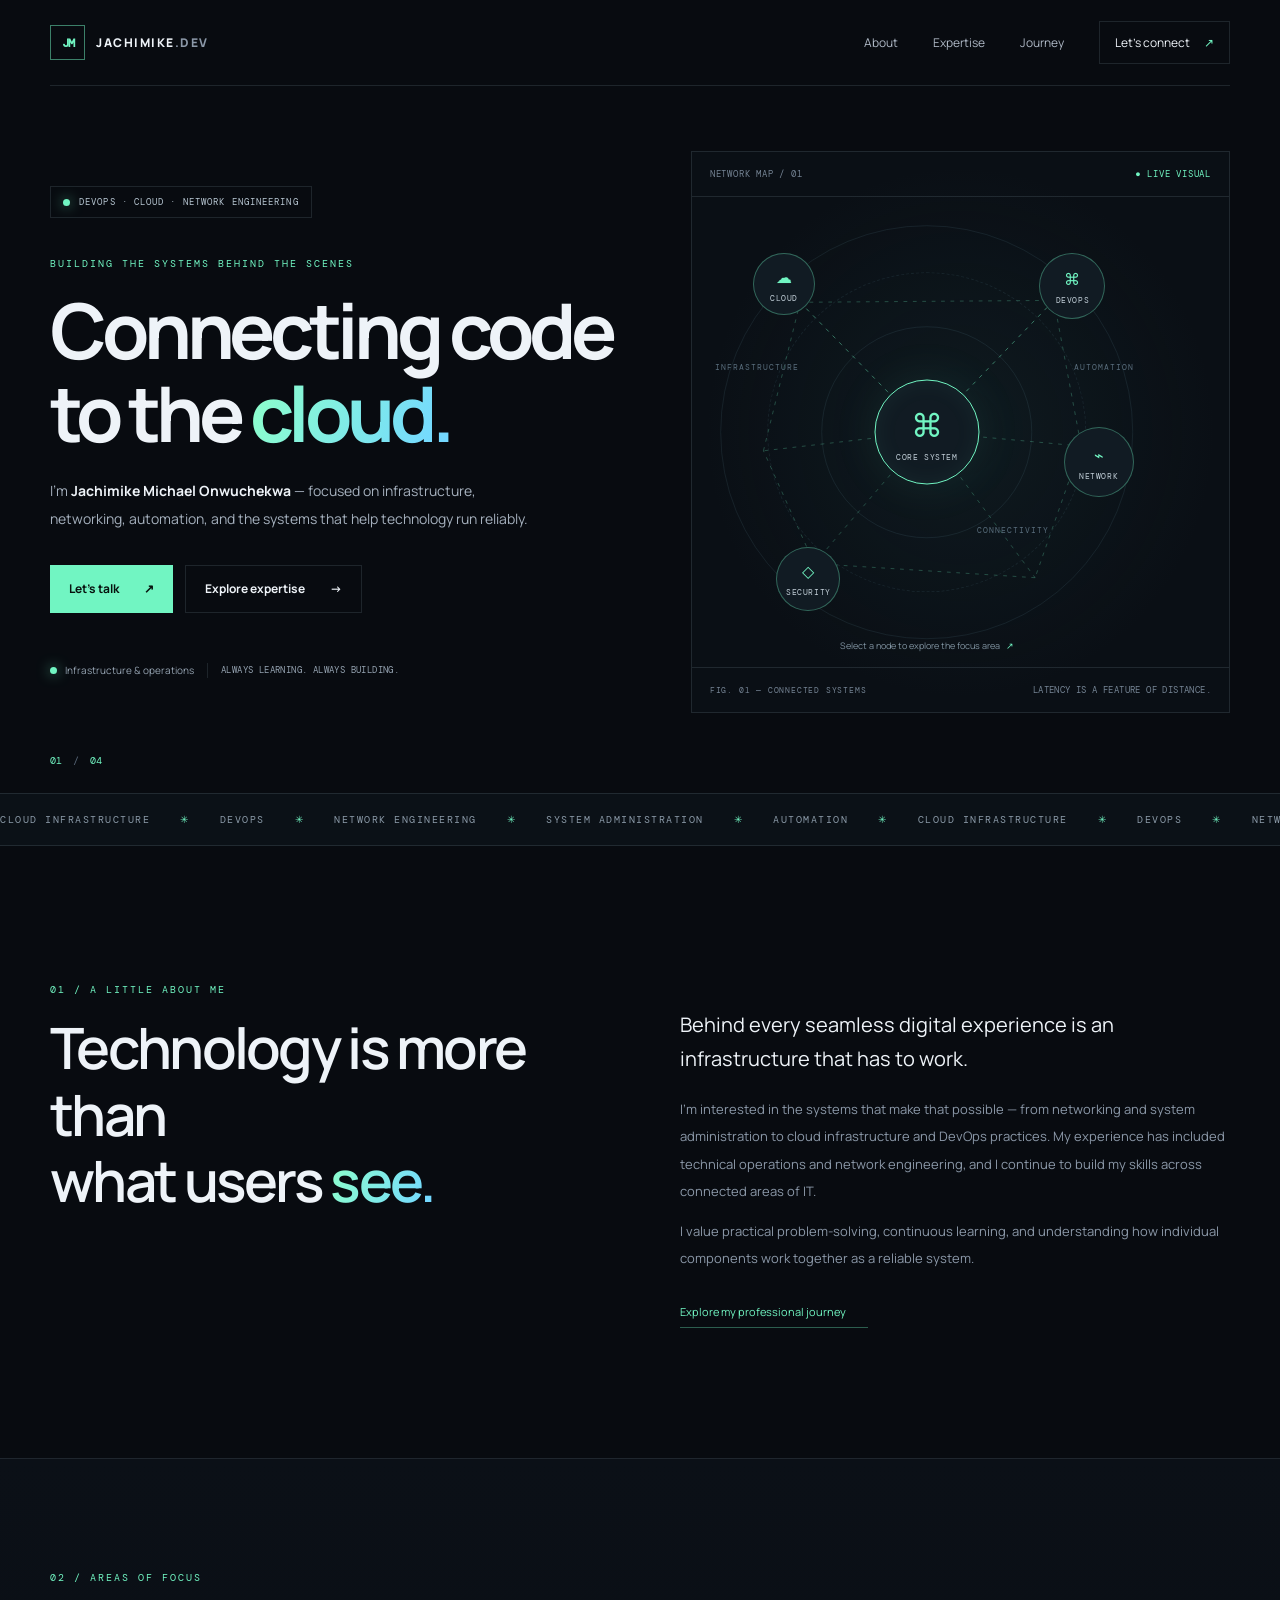
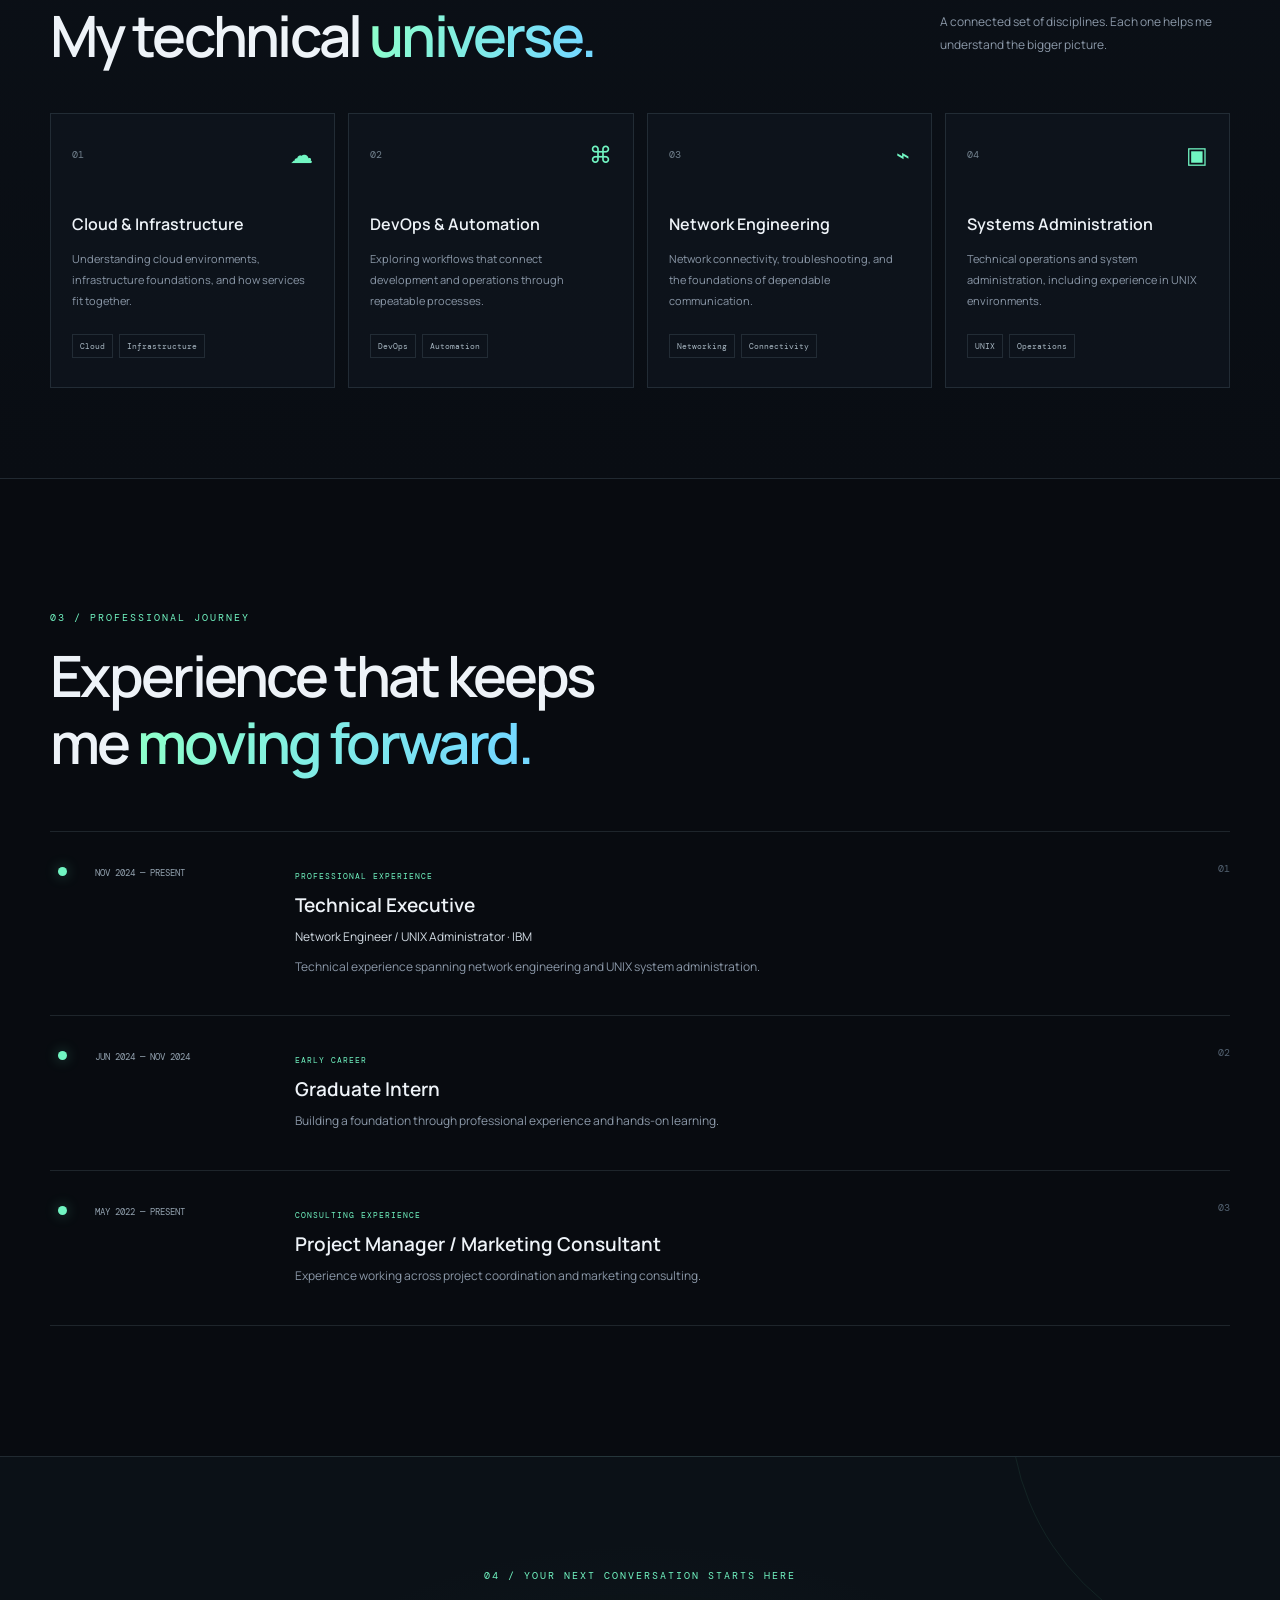
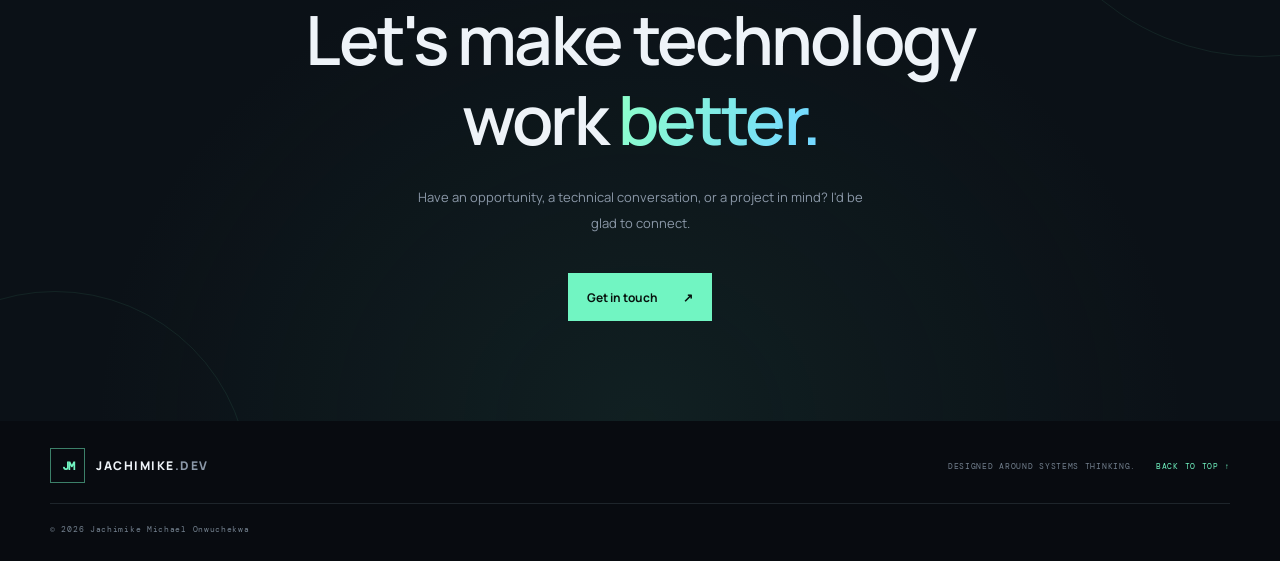
<file: index.html>
<!DOCTYPE html>
<html lang="en">
  <head>
    <meta charset="UTF-8">
    <link rel="preconnect" href="https://fonts.googleapis.com">
    <link rel="preconnect" href="https://fonts.gstatic.com" crossorigin>
    <link href="https://fonts.googleapis.com/css2?family=DM+Mono:wght@400;500&family=Manrope:wght@400;500;600;700;800&display=swap" rel="stylesheet">
    <link rel="stylesheet" href="./jachi.css">
    <meta name="viewport" content="width=device-width, initial-scale=1.0">
    <title>Jachimike Michael Onwuchekwa | Cloud, DevOps &amp; Network Engineer</title>
    <meta name="description" content="Portfolio of Jachimike Michael Onwuchekwa: infrastructure, networking, automation and cloud engineering.">
  </head>
  <body>
    
<div class="site-shell">
  <nav class="navbar">
    <a class="brand" href="#home"><span class="brand-mark">JM</span><span>JACHIMIKE<span class="muted">.DEV</span></span></a>
    <button class="menu-toggle" id="menuToggle" aria-label="Toggle navigation" aria-expanded="false">☰</button>
    <div class="nav-links" id="navLinks">
      <a href="about-jachi.html">About</a>
      <a href="jachi-expertise.html">Expertise</a>
      <a href="jachi-journey.html">Journey</a>
      <a href="contact-jachi.html" class="nav-cta">Let's connect <span>↗</span></a>
    </div>
  </nav>

  <main>
    <section class="hero section" id="home">
      <div class="hero-copy">
        <div class="availability"><span class="pulse"></span> DEVOPS · CLOUD · NETWORK ENGINEERING</div>
        <p class="eyebrow">BUILDING THE SYSTEMS BEHIND THE SCENES</p>
        <h1>Connecting code<br>to the <span class="gradient-text">cloud.</span></h1>
        <p class="hero-description">I'm <strong>Jachimike Michael Onwuchekwa</strong> — focused on infrastructure, networking, automation, and the systems that help technology run reliably.</p>
        <div class="hero-actions">
            <a class="button button-primary" href="contact-jachi.html">Let's talk <span>↗</span></a>
            <a class="button button-secondary" href="jachi-expertise.html">Explore expertise <span>→</span></a>
        </div>
        <div class="hero-meta">
          <div><span class="meta-dot"></span><span>Infrastructure &amp; operations</span></div>
          <span class="meta-divider"></span>
          <span class="mono">ALWAYS LEARNING. ALWAYS BUILDING.</span>
        </div>
      </div>

      <div class="hero-visual">
        <div class="visual-topline"><span>NETWORK MAP / 01</span><span class="live-label">● LIVE VISUAL</span></div>
        <div class="network-stage" id="networkStage">
          <div class="orbit orbit-one"></div>
          <div class="orbit orbit-two"></div>
          <div class="orbit orbit-three"></div>
          <svg class="network-lines" viewBox="0 0 500 500" aria-hidden="true">
            <line x1="250" y1="250" x2="115" y2="112"/>
            <line x1="250" y1="250" x2="385" y2="110"/>
            <line x1="250" y1="250" x2="414" y2="265"/>
            <line x1="250" y1="250" x2="365" y2="405"/>
            <line x1="250" y1="250" x2="130" y2="390"/>
            <line x1="250" y1="250" x2="76" y2="270"/>
            <line x1="115" y1="112" x2="385" y2="110"/>
            <line x1="385" y1="110" x2="414" y2="265"/>
            <line x1="414" y1="265" x2="365" y2="405"/>
            <line x1="365" y1="405" x2="130" y2="390"/>
            <line x1="130" y1="390" x2="76" y2="270"/>
            <line x1="76" y1="270" x2="115" y2="112"/>
            <line x1="115" y1="112" x2="250" y2="250"/>
            <line x1="385" y1="110" x2="250" y2="250"/>
          </svg>
          <button class="network-node node-core" data-info="A connected approach to infrastructure, automation, and reliable systems." aria-label="Core system"><span class="core-icon">⌘</span><span class="node-caption">CORE SYSTEM</span></button>
          <button class="network-node node-cloud" data-info="Cloud: exploring infrastructure, cloud services, and scalable environments." aria-label="Cloud node"><span>☁</span><small>CLOUD</small></button>
          <button class="network-node node-devops" data-info="DevOps: connecting development workflows with operations and automation." aria-label="DevOps node"><span>⌘</span><small>DEVOPS</small></button>
          <button class="network-node node-network" data-info="Networking: understanding connectivity, infrastructure, and network operations." aria-label="Networking node"><span>⌁</span><small>NETWORK</small></button>
          <button class="network-node node-security" data-info="Security: keeping security and operational resilience in the picture." aria-label="Security node"><span>◇</span><small>SECURITY</small></button>
          <span class="float-label label-a">INFRASTRUCTURE</span>
          <span class="float-label label-b">AUTOMATION</span>
          <span class="float-label label-c">CONNECTIVITY</span>
          <div class="node-info" id="nodeInfo">Select a node to explore the focus area <span>↗</span></div>
        </div>
        <div class="visual-footer"><span>FIG. 01 — CONNECTED SYSTEMS</span><span class="mono">LATENCY IS A FEATURE OF DISTANCE.</span></div>
      </div>
      <div class="hero-index">01 <span>/</span> 04</div>
    </section>

    <section class="ticker" aria-label="Areas of interest">
      <div class="ticker-track">
        <span>CLOUD INFRASTRUCTURE</span><b>✳</b><span>DEVOPS</span><b>✳</b><span>NETWORK ENGINEERING</span><b>✳</b><span>SYSTEM ADMINISTRATION</span><b>✳</b><span>AUTOMATION</span><b>✳</b>
        <span>CLOUD INFRASTRUCTURE</span><b>✳</b><span>DEVOPS</span><b>✳</b><span>NETWORK ENGINEERING</span><b>✳</b><span>SYSTEM ADMINISTRATION</span><b>✳</b><span>AUTOMATION</span><b>✳</b>
      </div>
    </section>

    <section class="section about-section" id="about">
      <div class="section-heading">
        <p class="eyebrow">01 / A LITTLE ABOUT ME</p>
        <h2>Technology is more than<br>what users <span class="gradient-text">see.</span></h2>
      </div>
      <div class="about-content">
        <p class="about-lead">Behind every seamless digital experience is an infrastructure that has to work.</p>
        <p>I’m interested in the systems that make that possible — from networking and system administration to cloud infrastructure and DevOps practices. My experience has included technical operations and network engineering, and I continue to build my skills across connected areas of IT.</p>
        <p>I value practical problem-solving, continuous learning, and understanding how individual components work together as a reliable system.</p>
        <a class="text-link" href="#journey">Explore my professional journey <span></span></a>
      </div>
    </section>

    <section class="expertise-section" id="expertise">
      <div class="section">
        <div class="section-heading heading-row">
          <div><p class="eyebrow">02 / AREAS OF FOCUS</p><h2>My technical <span class="gradient-text">universe.</span></h2></div>
          <p class="heading-note">A connected set of disciplines. Each one helps me understand the bigger picture.</p>
        </div>
        <div class="expertise-grid">
          <article class="expertise-card">
            <div class="card-top"><span class="card-number">01</span><span class="card-icon">☁</span></div>
            <h3>Cloud &amp; Infrastructure</h3>
            <p>Understanding cloud environments, infrastructure foundations, and how services fit together.</p>
            <div class="card-tags"><span>Cloud</span><span>Infrastructure</span></div>
            <span class="card-arrow">↗</span>
          </article>
          <article class="expertise-card">
            <div class="card-top"><span class="card-number">02</span><span class="card-icon">⌘</span></div>
            <h3>DevOps &amp; Automation</h3>
            <p>Exploring workflows that connect development and operations through repeatable processes.</p>
            <div class="card-tags"><span>DevOps</span><span>Automation</span></div>
            <span class="card-arrow">↗</span>
          </article>
          <article class="expertise-card">
            <div class="card-top"><span class="card-number">03</span><span class="card-icon">⌁</span></div>
            <h3>Network Engineering</h3>
            <p>Network connectivity, troubleshooting, and the foundations of dependable communication.</p>
            <div class="card-tags"><span>Networking</span><span>Connectivity</span></div>
            <span class="card-arrow">↗</span>
          </article>
          <article class="expertise-card">
            <div class="card-top"><span class="card-number">04</span><span class="card-icon">▣</span></div>
            <h3>Systems Administration</h3>
            <p>Technical operations and system administration, including experience in UNIX environments.</p>
            <div class="card-tags"><span>UNIX</span><span>Operations</span></div>
            <span class="card-arrow">↗</span>
          </article>
        </div>
       <!-- <p class="disclaimer">These cards describe professional focus areas, not a claim of mastery in every tool or platform.</p> -->
      </div>
    </section>

    <section class="section journey-section" id="journey">
      <div class="section-heading">
        <p class="eyebrow">03 / PROFESSIONAL JOURNEY</p>
        <h2>Experience that keeps<br>me <span class="gradient-text">moving forward.</span></h2>
      </div>
      <div class="timeline">
        <article class="timeline-item">
          <div class="timeline-marker"><span></span></div>
          <div class="timeline-date">NOV 2024 — PRESENT</div>
          <div class="timeline-content">
            <span class="timeline-type">PROFESSIONAL EXPERIENCE</span>
            <h3>Technical Executive</h3>
            <p class="timeline-org">Network Engineer / UNIX Administrator · IBM</p>
            <p>Technical experience spanning network engineering and UNIX system administration.</p>
          </div>
          <span class="timeline-index">01</span>
        </article>
        <article class="timeline-item">
          <div class="timeline-marker"><span></span></div>
          <div class="timeline-date">JUN 2024 — NOV 2024</div>
          <div class="timeline-content">
            <span class="timeline-type">EARLY CAREER</span>
            <h3>Graduate Intern</h3>
            <p>Building a foundation through professional experience and hands-on learning.</p>
          </div>
          <span class="timeline-index">02</span>
        </article>
        <article class="timeline-item">
          <div class="timeline-marker"><span></span></div>
          <div class="timeline-date">MAY 2022 — PRESENT</div>
          <div class="timeline-content">
            <span class="timeline-type">CONSULTING EXPERIENCE</span>
            <h3>Project Manager / Marketing Consultant</h3>
            <p>Experience working across project coordination and marketing consulting.</p>
          </div>
          <span class="timeline-index">03</span>
        </article>
      </div>
      <!--<p class="timeline-note">Role titles and dates should be checked against the latest CV before publishing.</p>-->
    </section>

    <section class="contact-section" id="contact">
      <div class="section contact-inner">
        <p class="eyebrow">04 / YOUR NEXT CONVERSATION STARTS HERE</p>
        <h2>Let's make technology<br>work <span class="gradient-text">better.</span></h2>
        <p>Have an opportunity, a technical conversation, or a project in mind? I'd be glad to connect.</p>
        <a class="button button-primary contact-button" href="mailto:onwuchekwamichael@gmail.com">Get in touch <span>↗</span></a>
        <div class="contact-decoration decoration-one"></div><div class="contact-decoration decoration-two"></div>
      </div>
    </section>
  </main>

  <footer class="footer">
    <a class="brand" href="#home"><span class="brand-mark">JM</span><span>JACHIMIKE<span class="muted">.DEV</span></span></a>
    <span class="footer-note">DESIGNED AROUND SYSTEMS THINKING.</span>
    <a href="#home" class="back-top">BACK TO TOP ↑</a>
    <span class="copyright">© <span id="year"></span> Jachimike Michael Onwuchekwa</span>
  </footer>
</div>
    <script src="./jachi.js"></script>
  </body>
</html>
</file>
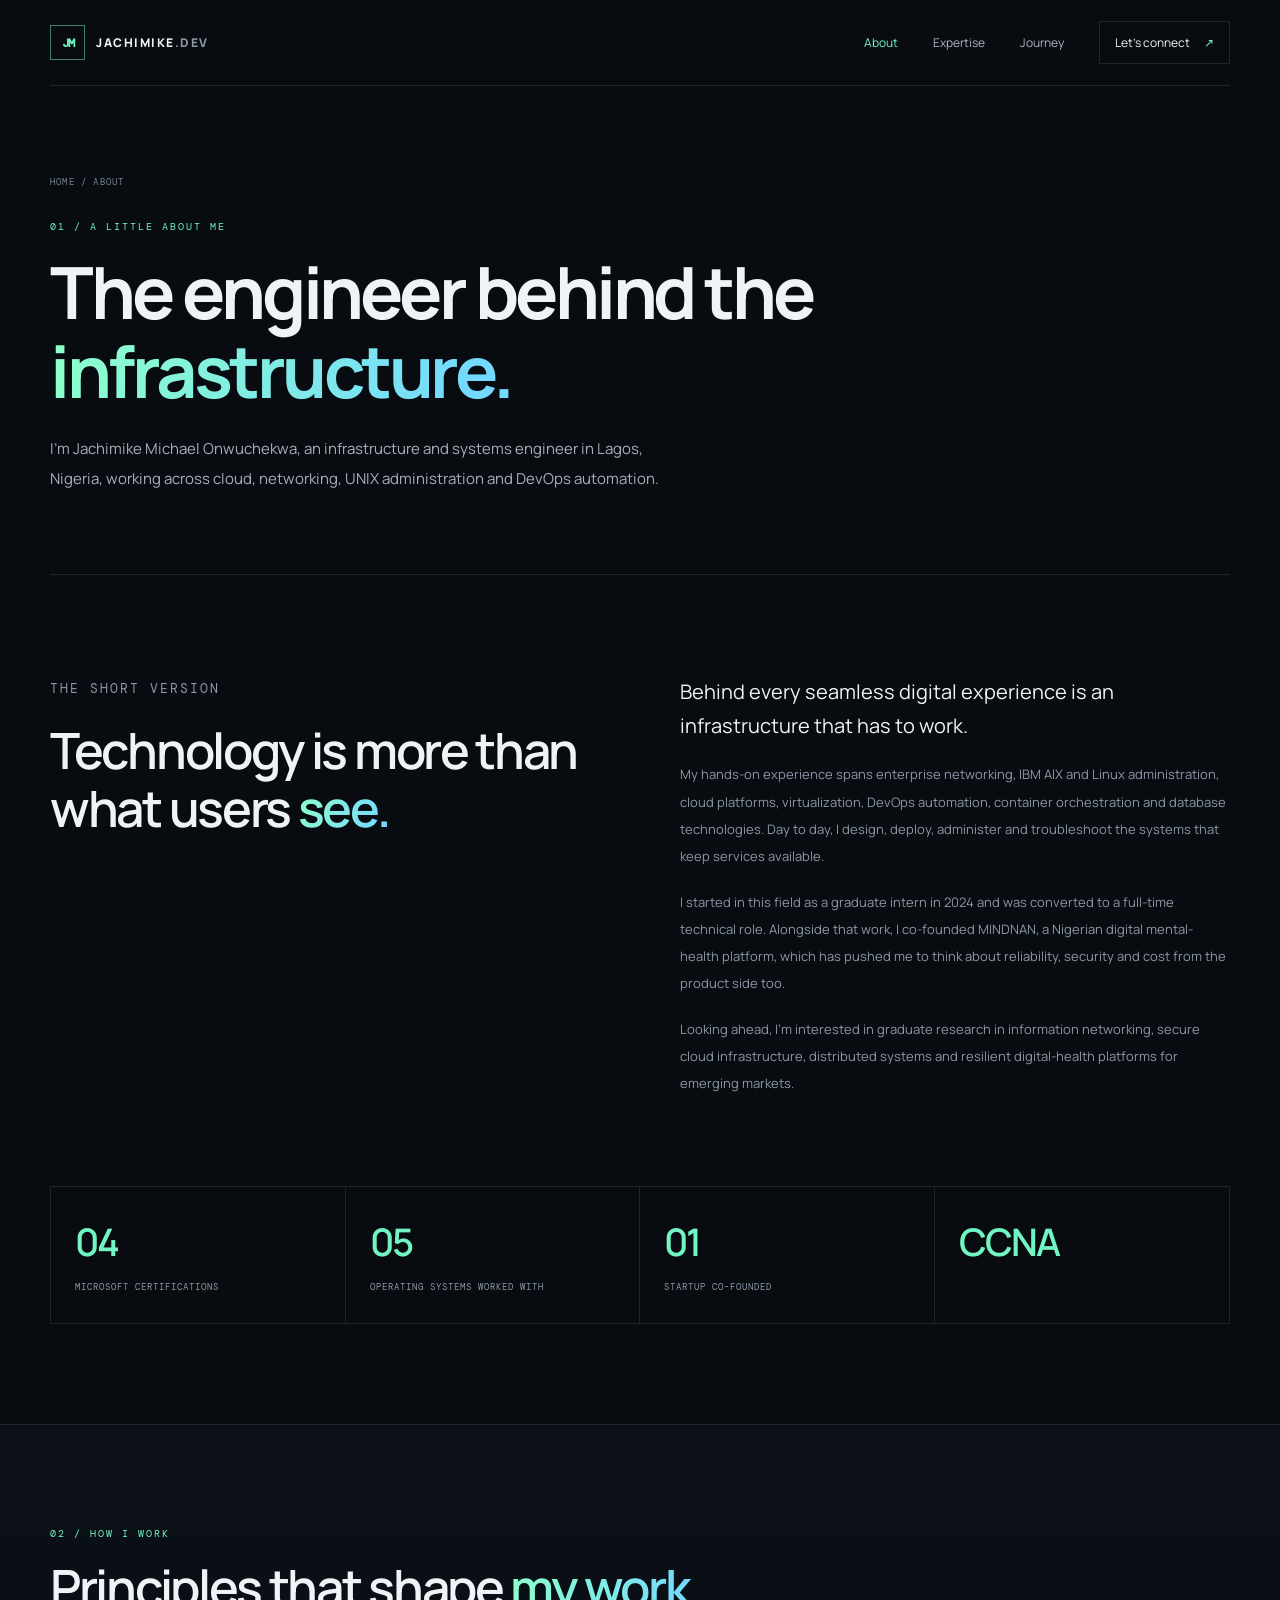
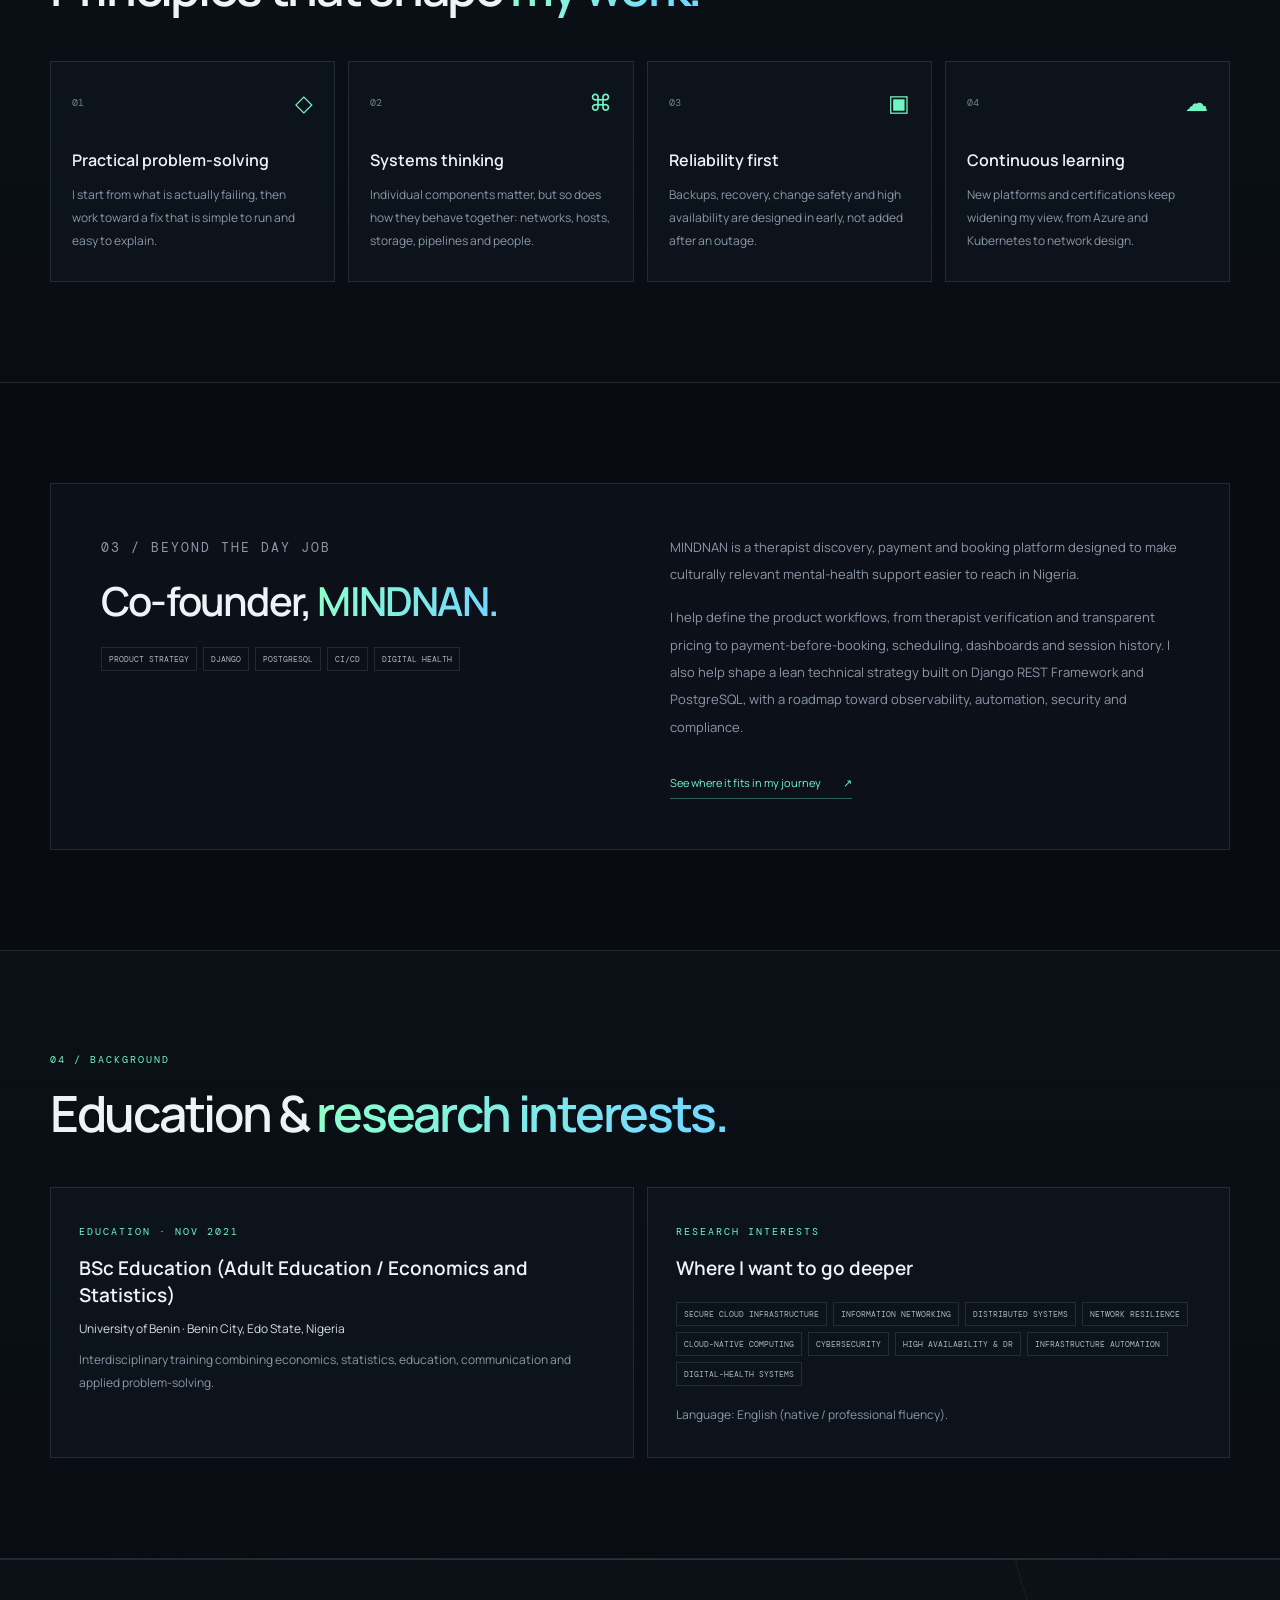
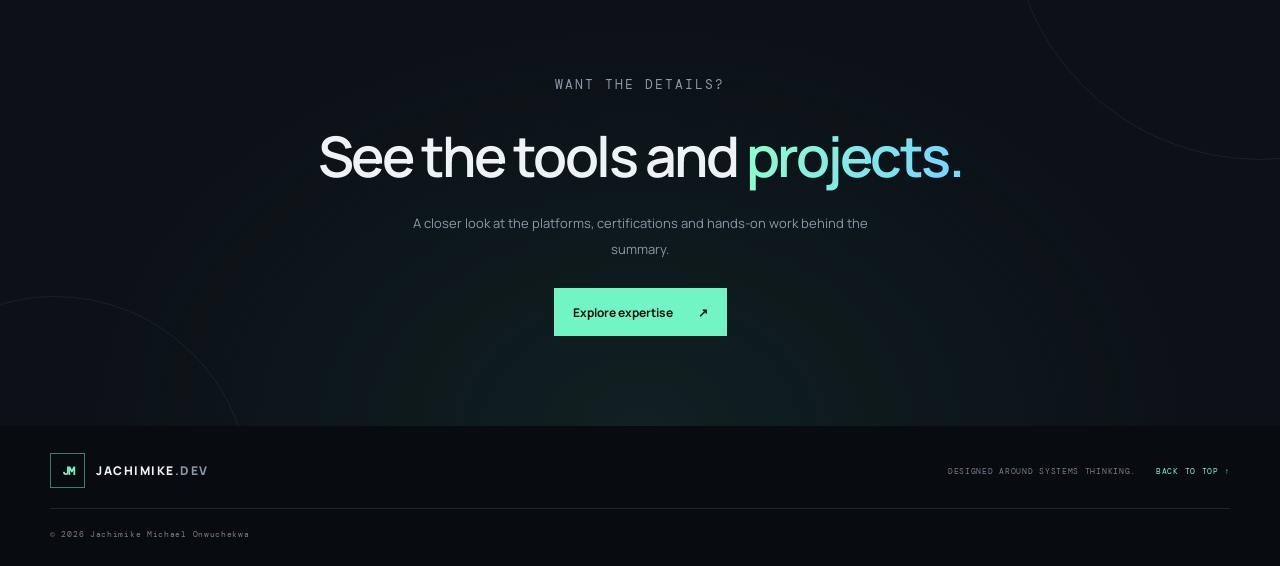
<file: about-jachi.html>
<!DOCTYPE html>
<html lang="en">
<head>
<meta charset="UTF-8">
<meta name="viewport" content="width=device-width, initial-scale=1.0">
<title>About | Jachimike Michael Onwuchekwa</title>
<meta name="description" content="About Jachimike Michael Onwuchekwa: infrastructure and systems engineer working across cloud, DevOps, networking and UNIX administration, and co-founder of MINDNAN.">
<link rel="preconnect" href="https://fonts.googleapis.com">
<link rel="preconnect" href="https://fonts.gstatic.com" crossorigin>
<link href="https://fonts.googleapis.com/css2?family=DM+Mono:wght@400;500&family=Manrope:wght@400;500;600;700;800&display=swap" rel="stylesheet">
<script>document.documentElement.classList.add("js")</script>
<style>
/* ===== BASE (identical on every page) ===== */
:root{--bg:#080b10;--panel:#0e131b;--panel-light:#121a24;--text:#eef3f8;--muted:#8b98a8;--line:rgba(180,204,225,.13);--accent:#71f5c2;--blue:#75a7ff;--font:"Manrope",sans-serif;--mono:"DM Mono",monospace}
*{box-sizing:border-box}
html{scroll-behavior:smooth;scroll-padding-top:90px}
body{margin:0;background:var(--bg);color:var(--text);font-family:var(--font);-webkit-font-smoothing:antialiased}
a{color:inherit;text-decoration:none}
button{font:inherit}
::selection{background:var(--accent);color:#07100d}
a:focus-visible,button:focus-visible{outline:2px solid var(--accent);outline-offset:3px}
.site-shell{overflow:hidden}
.section,.navbar,.footer{width:min(1180px,calc(100% - 64px));margin-inline:auto}
.navbar{min-height:86px;display:flex;justify-content:space-between;align-items:center;border-bottom:1px solid var(--line);position:relative;z-index:10}
.brand{display:inline-flex;align-items:center;gap:11px;font-size:12px;letter-spacing:1.5px;font-weight:800}
.brand-mark{display:grid;place-items:center;width:35px;height:35px;color:var(--accent);border:1px solid rgba(113,245,194,.5);font-family:var(--mono);font-size:12px;letter-spacing:-1px}
.muted{color:var(--muted)}
.nav-links{display:flex;align-items:center;gap:35px;color:#aeb8c5;font-size:12px}
.nav-links a{transition:color .2s}
.nav-links a:hover,.nav-links a.active{color:var(--accent)}
.nav-links .nav-cta{border:1px solid var(--line);padding:12px 15px;color:var(--text)}
.nav-links .nav-cta:hover,.nav-links .nav-cta.active{border-color:var(--accent);color:var(--accent)}
.nav-cta span{color:var(--accent);margin-left:12px}
.menu-toggle{display:none;background:none;border:1px solid var(--line);color:var(--text);padding:8px 12px;cursor:pointer}
.eyebrow{color:var(--accent);font:10px var(--mono);letter-spacing:2px;line-height:1.8;margin:0}
.gradient-text{color:var(--accent);background:linear-gradient(110deg,#8dffcb 5%,#74d9ff 90%);-webkit-background-clip:text;background-clip:text;-webkit-text-fill-color:transparent}
.button{min-height:48px;display:inline-flex;justify-content:center;align-items:center;gap:25px;padding:0 19px;font-size:12px;font-weight:700;transition:transform .2s,background .2s,border-color .2s}
.button:hover{transform:translateY(-3px)}
.button-primary{background:var(--accent);color:#07120e}
.button-primary:hover{background:#a0ffd9}
.button-secondary{border:1px solid var(--line);color:var(--text)}
.button-secondary:hover{border-color:var(--accent)}
.text-link{display:inline-flex;gap:22px;margin-top:18px;padding-bottom:8px;border-bottom:1px solid rgba(113,245,194,.35);color:var(--accent);font-size:11px;transition:color .2s}
.text-link:hover{color:#a0ffd9}
.page-hero{padding:90px 0 80px;border-bottom:1px solid var(--line)}
.crumbs{font:9px var(--mono);letter-spacing:1.2px;color:#758494;margin:0 0 30px}
.crumbs a:hover{color:var(--accent)}
.page-hero h1{font-size:clamp(42px,6vw,72px);line-height:1.1;letter-spacing:-3.5px;margin:16px 0 24px;font-weight:700;max-width:900px}
.page-lead{max-width:620px;font-size:15px;line-height:2;color:#a5b0bd;margin:0}
.block{padding:100px 0}
.block-alt{border-block:1px solid var(--line);background:linear-gradient(180deg,#0b1017,#090d13)}
.section-heading{max-width:700px;margin-bottom:45px}
.section-heading h2{font-size:clamp(32px,4.5vw,50px);letter-spacing:-2.3px;line-height:1.17;font-weight:600;margin:15px 0 0}
.card-grid{display:grid;grid-template-columns:repeat(4,1fr);gap:13px}
.card-grid.cols-3{grid-template-columns:repeat(3,1fr)}
.card-grid.cols-2{grid-template-columns:repeat(2,1fr)}
.card{position:relative;padding:24px 21px 28px;border:1px solid var(--line);background:rgba(16,23,32,.6);transition:transform .25s,border-color .25s,background .25s}
.card:hover{transform:translateY(-5px);border-color:rgba(113,245,194,.5);background:#101a20}
.card-top{display:flex;justify-content:space-between;align-items:center}
.card-num{color:#71808d;font:10px var(--mono)}
.card-icon{color:var(--accent);font-size:23px}
.card h3{margin:30px 0 12px;font-size:16px;font-weight:600;line-height:1.5}
.card p{font-size:12px;line-height:1.9;color:var(--muted);margin:0}
.tags{display:flex;flex-wrap:wrap;gap:6px;margin-top:20px}
.tags span{padding:6px 7px;color:#a6b5c0;border:1px solid var(--line);font:8px var(--mono)}
.cta-band{position:relative;border-top:1px solid var(--line);background:radial-gradient(ellipse at 50% 100%,rgba(39,91,77,.2),transparent 60%),#0b1117;overflow:hidden}
.cta-inner{position:relative;padding:90px 0;text-align:center}
.cta-inner h2{font-size:clamp(34px,5vw,56px);letter-spacing:-2.5px;line-height:1.15;font-weight:600;margin:15px 0 0}
.cta-inner p{max-width:470px;margin:22px auto 26px;color:var(--muted);font-size:13px;line-height:2}
.cta-inner .button{position:relative;z-index:2}
.deco{position:absolute;border:1px solid rgba(113,245,194,.08);border-radius:50%;pointer-events:none}
.deco-one{width:390px;height:390px;left:-190px;bottom:-260px}
.deco-two{width:500px;height:500px;right:-280px;top:-300px}
.footer{display:flex;flex-wrap:wrap;align-items:center;gap:20px;padding-top:27px;padding-bottom:27px}
.footer-note,.back-top,.copyright{font:8px var(--mono);letter-spacing:.7px;color:#73808e}
.footer-note{margin-left:auto}
.back-top{color:var(--accent)}
.copyright{width:100%;border-top:1px solid var(--line);padding-top:20px}
.js .reveal{opacity:0;transform:translateY(18px);transition:opacity .7s ease,transform .7s ease}
.js .reveal.in{opacity:1;transform:none}
@media (max-width:950px){
  .card-grid,.card-grid.cols-3{grid-template-columns:repeat(2,1fr)}
}
@media (max-width:640px){
  .section,.navbar,.footer{width:calc(100% - 36px)}
  .navbar{min-height:72px}
  .menu-toggle{display:block}
  .nav-links{display:none;position:absolute;top:71px;left:-18px;right:-18px;background:#0d131b;border-bottom:1px solid var(--line);padding:20px;flex-direction:column;align-items:stretch;gap:0}
  .nav-links.open{display:flex}
  .nav-links a{padding:15px 5px}
  .nav-links .nav-cta{margin-top:8px;padding:13px}
  .page-hero{padding:60px 0 55px}
  .page-hero h1{letter-spacing:-2.5px}
  .block{padding:70px 0}
  .card-grid,.card-grid.cols-3,.card-grid.cols-2{grid-template-columns:1fr}
  .cta-inner{padding:70px 0}
  .footer{gap:18px}
  .footer-note{display:none}
  .back-top{margin-left:auto}
}
@media (prefers-reduced-motion:reduce){
  *,*::before,*::after{animation-duration:.01ms!important;transition-duration:.01ms!important;scroll-behavior:auto!important}
  .js .reveal{opacity:1;transform:none}
}

/* ===== ABOUT PAGE ONLY ===== */
.about-grid{display:grid;grid-template-columns:1fr 1fr;gap:80px}
.about-grid p{color:var(--muted);font-size:13px;line-height:2.1;margin:0 0 18px}
.about-grid .lead{color:var(--text);font-size:20px;line-height:1.7}
.stats{display:grid;grid-template-columns:repeat(4,1fr);border:1px solid var(--line);margin-top:70px}
.stat{padding:28px 24px;border-right:1px solid var(--line)}
.stat:last-child{border-right:0}
.stat b{display:block;font-size:38px;letter-spacing:-2px;color:var(--accent);font-weight:600;margin-bottom:6px}
.stat span{font:9px var(--mono);letter-spacing:1px;color:#8b9aa8;line-height:1.8}
.feature{display:grid;grid-template-columns:1fr 1fr;gap:60px;border:1px solid var(--line);background:rgba(16,23,32,.6);padding:50px}
.feature h2{font-size:clamp(28px,3.6vw,40px);letter-spacing:-1.8px;line-height:1.2;font-weight:600;margin:15px 0 0}
.feature p{color:var(--muted);font-size:13px;line-height:2.1;margin:0 0 16px}
.feature .tags{margin-top:22px}
.info-row{display:grid;grid-template-columns:1fr 1fr;gap:13px}
.info-box{padding:30px 28px;border:1px solid var(--line);background:rgba(16,23,32,.6)}
.info-box h3{margin:14px 0 10px;font-size:19px;font-weight:600;line-height:1.4}
.info-box p{margin:0;font-size:12px;line-height:1.9;color:var(--muted)}
.info-box .org{color:#d2dbe3;margin-bottom:8px}
@media (max-width:950px){
  .about-grid{gap:40px}
  .stats{grid-template-columns:repeat(2,1fr)}
  .stat:nth-child(2){border-right:0}
  .stat:nth-child(-n+2){border-bottom:1px solid var(--line)}
  .feature{grid-template-columns:1fr;gap:25px;padding:35px}
}
@media (max-width:640px){
  .about-grid,.info-row{grid-template-columns:1fr;gap:15px}
  .about-grid .lead{font-size:18px}
  .feature{padding:26px 22px}
}
</style>
</head>
<body>
<div class="site-shell" id="top">
  <nav class="navbar">
    <a class="brand" href="index.html"><span class="brand-mark">JM</span><span>JACHIMIKE<span class="muted">.DEV</span></span></a>
    <button class="menu-toggle" id="menuToggle" aria-label="Toggle navigation" aria-expanded="false">☰</button>
    <div class="nav-links" id="navLinks">
      <a href="about-jachi.html" class="active" aria-current="page">About</a>
      <a href="jachi-expertise.html">Expertise</a>
      <a href="jachi-journey.html">Journey</a>
      <a href="contact-jachi.html" class="nav-cta">Let's connect <span>↗</span></a>
    </div>
  </nav>

  <main>
    <header class="page-hero section">
      <p class="crumbs"><a href="index.html">HOME</a> / ABOUT</p>
      <p class="eyebrow">01 / A LITTLE ABOUT ME</p>
      <h1>The engineer behind the <span class="gradient-text">infrastructure.</span></h1>
      <p class="page-lead">I'm Jachimike Michael Onwuchekwa, an infrastructure and systems engineer in Lagos, Nigeria, working across cloud, networking, UNIX administration and DevOps automation.</p>
    </header>

    <section class="section block">
      <div class="about-grid">
        <div class="section-heading reveal" style="margin-bottom:0">
          <p class="eyebrow">THE SHORT VERSION</p>
          <h2>Technology is more than what users <span class="gradient-text">see.</span></h2>
        </div>
        <div class="reveal">
          <p class="lead">Behind every seamless digital experience is an infrastructure that has to work.</p>
          <p>My hands-on experience spans enterprise networking, IBM AIX and Linux administration, cloud platforms, virtualization, DevOps automation, container orchestration and database technologies. Day to day, I design, deploy, administer and troubleshoot the systems that keep services available.</p>
          <p>I started in this field as a graduate intern in 2024 and was converted to a full-time technical role. Alongside that work, I co-founded MINDNAN, a Nigerian digital mental-health platform, which has pushed me to think about reliability, security and cost from the product side too.</p>
          <p>Looking ahead, I'm interested in graduate research in information networking, secure cloud infrastructure, distributed systems and resilient digital-health platforms for emerging markets.</p>
        </div>
      </div>

      <div class="stats reveal">
        <div class="stat"><b>04</b><span>MICROSOFT CERTIFICATIONS</span></div>
        <div class="stat"><b>05</b><span>OPERATING SYSTEMS WORKED WITH</span></div>
        <div class="stat"><b>01</b><span>STARTUP CO-FOUNDED</span></div>
        <div class="stat"><b>CCNA</b><span></span></div>
      </div>
    </section>

    <section class="block-alt">
      <div class="section block">
        <div class="section-heading reveal">
          <p class="eyebrow">02 / HOW I WORK</p>
          <h2>Principles that shape <span class="gradient-text">my work.</span></h2>
        </div>
        <div class="card-grid">
          <article class="card reveal"><div class="card-top"><span class="card-num">01</span><span class="card-icon">◇</span></div><h3>Practical problem-solving</h3><p>I start from what is actually failing, then work toward a fix that is simple to run and easy to explain.</p></article>
          <article class="card reveal"><div class="card-top"><span class="card-num">02</span><span class="card-icon">⌘</span></div><h3>Systems thinking</h3><p>Individual components matter, but so does how they behave together: networks, hosts, storage, pipelines and people.</p></article>
          <article class="card reveal"><div class="card-top"><span class="card-num">03</span><span class="card-icon">▣</span></div><h3>Reliability first</h3><p>Backups, recovery, change safety and high availability are designed in early, not added after an outage.</p></article>
          <article class="card reveal"><div class="card-top"><span class="card-num">04</span><span class="card-icon">☁</span></div><h3>Continuous learning</h3><p>New platforms and certifications keep widening my view, from Azure and Kubernetes to network design.</p></article>
        </div>
      </div>
    </section>

    <section class="section block">
      <div class="feature reveal">
        <div>
          <p class="eyebrow">03 / BEYOND THE DAY JOB</p>
          <h2>Co-founder, <span class="gradient-text">MINDNAN.</span></h2>
          <div class="tags"><span>PRODUCT STRATEGY</span><span>DJANGO</span><span>POSTGRESQL</span><span>CI/CD</span><span>DIGITAL HEALTH</span></div>
        </div>
        <div>
          <p>MINDNAN is a therapist discovery, payment and booking platform designed to make culturally relevant mental-health support easier to reach in Nigeria.</p>
          <p>I help define the product workflows, from therapist verification and transparent pricing to payment-before-booking, scheduling, dashboards and session history. I also help shape a lean technical strategy built on Django REST Framework and PostgreSQL, with a roadmap toward observability, automation, security and compliance.</p>
          <a class="text-link" href="jachi-journey.html">See where it fits in my journey <span>↗</span></a>
        </div>
      </div>
    </section>

    <section class="block-alt">
      <div class="section block">
        <div class="section-heading reveal">
          <p class="eyebrow">04 / BACKGROUND</p>
          <h2>Education &amp; <span class="gradient-text">research interests.</span></h2>
        </div>
        <div class="info-row">
          <div class="info-box reveal">
            <span class="eyebrow">EDUCATION · NOV 2021</span>
            <h3>BSc Education (Adult Education / Economics and Statistics)</h3>
            <p class="org">University of Benin · Benin City, Edo State, Nigeria</p>
            <p>Interdisciplinary training combining economics, statistics, education, communication and applied problem-solving.</p>
          </div>
          <div class="info-box reveal">
            <span class="eyebrow">RESEARCH INTERESTS</span>
            <h3>Where I want to go deeper</h3>
            <div class="tags"><span>SECURE CLOUD INFRASTRUCTURE</span><span>INFORMATION NETWORKING</span><span>DISTRIBUTED SYSTEMS</span><span>NETWORK RESILIENCE</span><span>CLOUD-NATIVE COMPUTING</span><span>CYBERSECURITY</span><span>HIGH AVAILABILITY &amp; DR</span><span>INFRASTRUCTURE AUTOMATION</span><span>DIGITAL-HEALTH SYSTEMS</span></div>
            <p style="margin-top:18px">Language: English (native / professional fluency).</p>
          </div>
        </div>
      </div>
    </section>

    <section class="cta-band">
      <div class="section cta-inner">
        <p class="eyebrow">WANT THE DETAILS?</p>
        <h2>See the tools and <span class="gradient-text">projects.</span></h2>
        <p>A closer look at the platforms, certifications and hands-on work behind the summary.</p>
        <a class="button button-primary" href="jachi-expertise.html">Explore expertise <span>↗</span></a>
        <div class="deco deco-one"></div><div class="deco deco-two"></div>
      </div>
    </section>
  </main>

  <footer class="footer">
    <a class="brand" href="jachi.html"><span class="brand-mark">JM</span><span>JACHIMIKE<span class="muted">.DEV</span></span></a>
    <span class="footer-note">DESIGNED AROUND SYSTEMS THINKING.</span>
    <a href="#top" class="back-top">BACK TO TOP ↑</a>
    <span class="copyright">© <span id="year"></span> Jachimike Michael Onwuchekwa</span>
  </footer>
</div>

<script>
(function(){
  var t=document.getElementById("menuToggle"),n=document.getElementById("navLinks");
  if(t&&n){t.addEventListener("click",function(){var o=n.classList.toggle("open");t.setAttribute("aria-expanded",String(o));t.textContent=o?"✕":"☰"})}
  var y=document.getElementById("year");if(y)y.textContent=new Date().getFullYear();
  var items=document.querySelectorAll(".reveal");
  if("IntersectionObserver" in window){
    var io=new IntersectionObserver(function(es){es.forEach(function(e){if(e.isIntersecting){e.target.classList.add("in");io.unobserve(e.target)}})},{threshold:.12});
    items.forEach(function(el){io.observe(el)});
  }else{items.forEach(function(el){el.classList.add("in")})}
})();
</script>
</body>
</html>
</file>
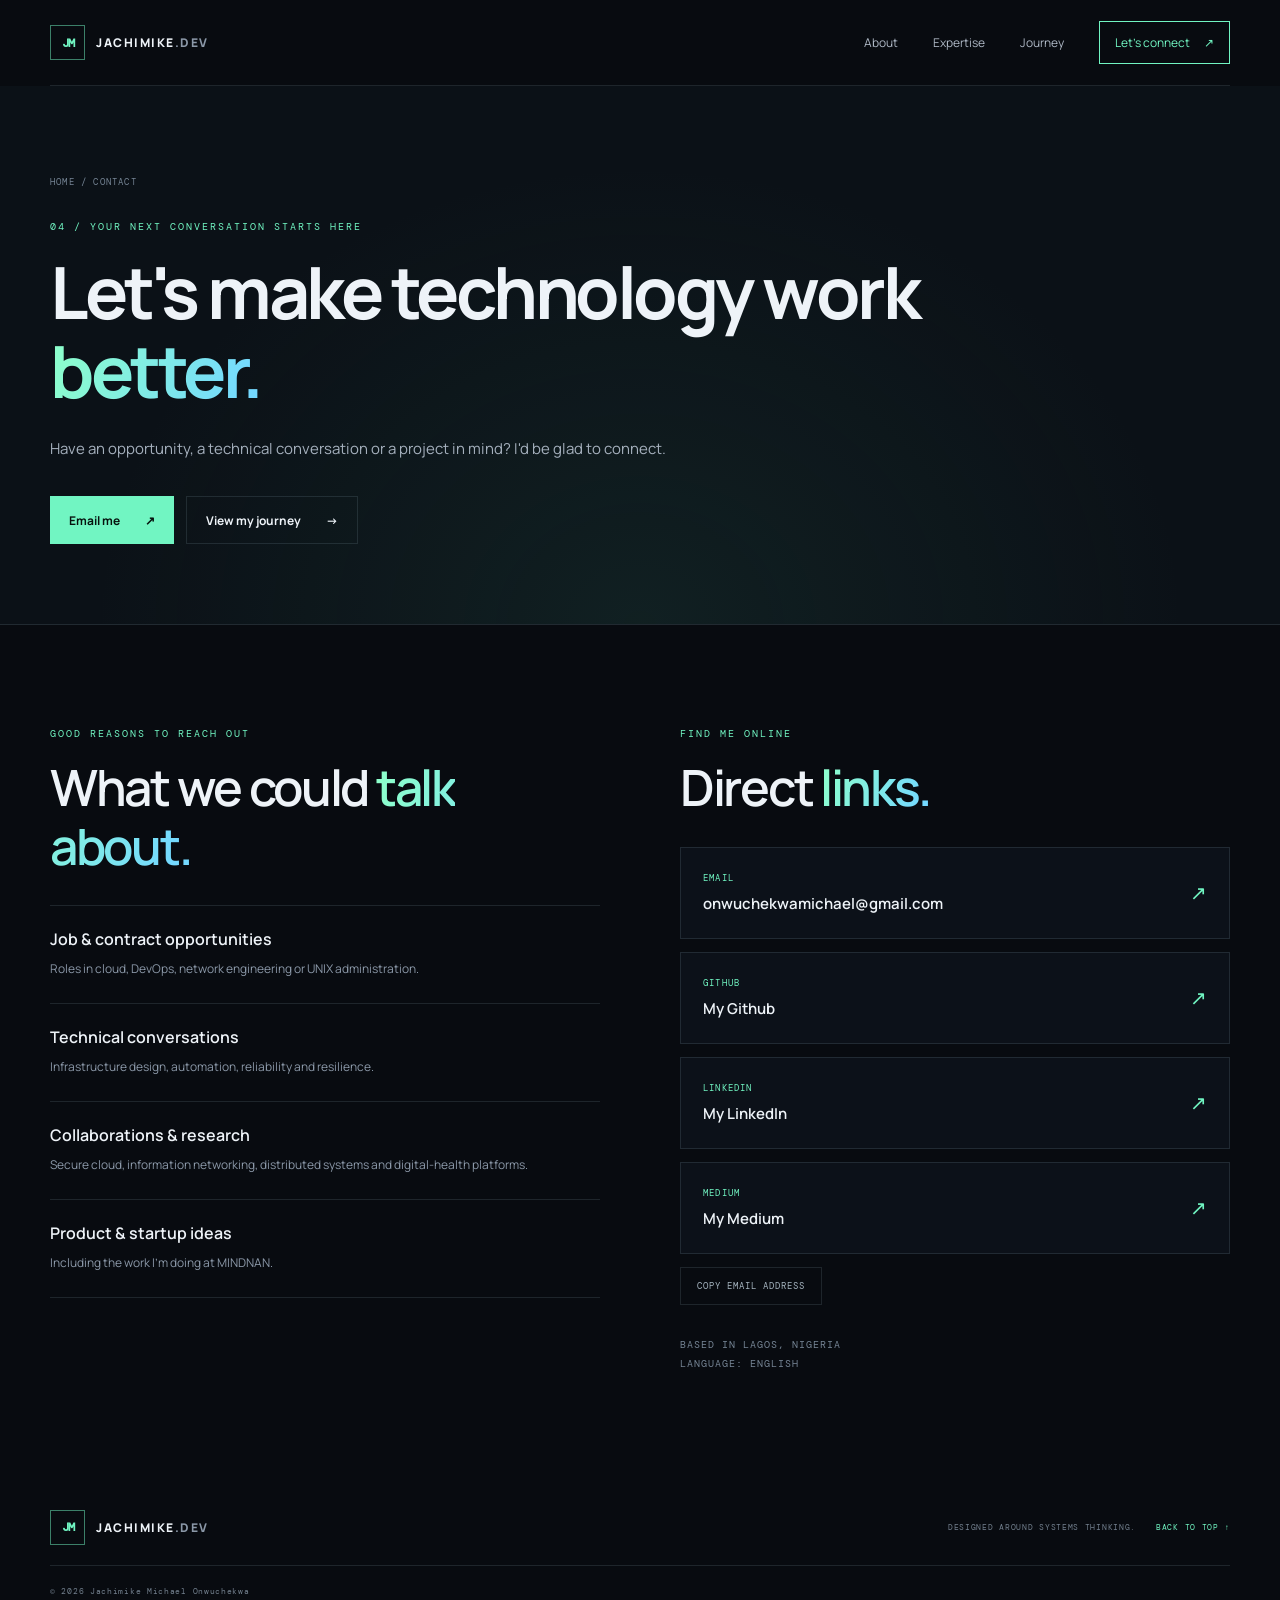
<file: contact-jachi.html>
<!DOCTYPE html>
<html lang="en">
<head>
<meta charset="UTF-8">
<meta name="viewport" content="width=device-width, initial-scale=1.0">
<title>Contact | Jachimike Michael Onwuchekwa</title>
<meta name="description" content="Get in touch with Jachimike Michael Onwuchekwa about opportunities, technical conversations, collaborations or research.">
<link rel="preconnect" href="https://fonts.googleapis.com">
<link rel="preconnect" href="https://fonts.gstatic.com" crossorigin>
<link href="https://fonts.googleapis.com/css2?family=DM+Mono:wght@400;500&family=Manrope:wght@400;500;600;700;800&display=swap" rel="stylesheet">
<script>document.documentElement.classList.add("js")</script>
<style>
/* ===== BASE (identical on every page) ===== */
:root{--bg:#080b10;--panel:#0e131b;--panel-light:#121a24;--text:#eef3f8;--muted:#8b98a8;--line:rgba(180,204,225,.13);--accent:#71f5c2;--blue:#75a7ff;--font:"Manrope",sans-serif;--mono:"DM Mono",monospace}
*{box-sizing:border-box}
html{scroll-behavior:smooth;scroll-padding-top:90px}
body{margin:0;background:var(--bg);color:var(--text);font-family:var(--font);-webkit-font-smoothing:antialiased}
a{color:inherit;text-decoration:none}
button{font:inherit}
::selection{background:var(--accent);color:#07100d}
a:focus-visible,button:focus-visible{outline:2px solid var(--accent);outline-offset:3px}
.site-shell{overflow:hidden}
.section,.navbar,.footer{width:min(1180px,calc(100% - 64px));margin-inline:auto}
.navbar{min-height:86px;display:flex;justify-content:space-between;align-items:center;border-bottom:1px solid var(--line);position:relative;z-index:10}
.brand{display:inline-flex;align-items:center;gap:11px;font-size:12px;letter-spacing:1.5px;font-weight:800}
.brand-mark{display:grid;place-items:center;width:35px;height:35px;color:var(--accent);border:1px solid rgba(113,245,194,.5);font-family:var(--mono);font-size:12px;letter-spacing:-1px}
.muted{color:var(--muted)}
.nav-links{display:flex;align-items:center;gap:35px;color:#aeb8c5;font-size:12px}
.nav-links a{transition:color .2s}
.nav-links a:hover,.nav-links a.active{color:var(--accent)}
.nav-links .nav-cta{border:1px solid var(--line);padding:12px 15px;color:var(--text)}
.nav-links .nav-cta:hover,.nav-links .nav-cta.active{border-color:var(--accent);color:var(--accent)}
.nav-cta span{color:var(--accent);margin-left:12px}
.menu-toggle{display:none;background:none;border:1px solid var(--line);color:var(--text);padding:8px 12px;cursor:pointer}
.eyebrow{color:var(--accent);font:10px var(--mono);letter-spacing:2px;line-height:1.8;margin:0}
.gradient-text{color:var(--accent);background:linear-gradient(110deg,#8dffcb 5%,#74d9ff 90%);-webkit-background-clip:text;background-clip:text;-webkit-text-fill-color:transparent}
.button{min-height:48px;display:inline-flex;justify-content:center;align-items:center;gap:25px;padding:0 19px;font-size:12px;font-weight:700;transition:transform .2s,background .2s,border-color .2s}
.button:hover{transform:translateY(-3px)}
.button-primary{background:var(--accent);color:#07120e}
.button-primary:hover{background:#a0ffd9}
.button-secondary{border:1px solid var(--line);color:var(--text)}
.button-secondary:hover{border-color:var(--accent)}
.text-link{display:inline-flex;gap:22px;margin-top:18px;padding-bottom:8px;border-bottom:1px solid rgba(113,245,194,.35);color:var(--accent);font-size:11px;transition:color .2s}
.text-link:hover{color:#a0ffd9}
.page-hero{padding:90px 0 80px;border-bottom:1px solid var(--line)}
.crumbs{font:9px var(--mono);letter-spacing:1.2px;color:#758494;margin:0 0 30px}
.crumbs a:hover{color:var(--accent)}
.page-hero h1{font-size:clamp(42px,6vw,72px);line-height:1.1;letter-spacing:-3.5px;margin:16px 0 24px;font-weight:700;max-width:900px}
.page-lead{max-width:620px;font-size:15px;line-height:2;color:#a5b0bd;margin:0}
.block{padding:100px 0}
.block-alt{border-block:1px solid var(--line);background:linear-gradient(180deg,#0b1017,#090d13)}
.section-heading{max-width:700px;margin-bottom:45px}
.section-heading h2{font-size:clamp(32px,4.5vw,50px);letter-spacing:-2.3px;line-height:1.17;font-weight:600;margin:15px 0 0}
.card-grid{display:grid;grid-template-columns:repeat(4,1fr);gap:13px}
.card-grid.cols-3{grid-template-columns:repeat(3,1fr)}
.card-grid.cols-2{grid-template-columns:repeat(2,1fr)}
.card{position:relative;padding:24px 21px 28px;border:1px solid var(--line);background:rgba(16,23,32,.6);transition:transform .25s,border-color .25s,background .25s}
.card:hover{transform:translateY(-5px);border-color:rgba(113,245,194,.5);background:#101a20}
.card-top{display:flex;justify-content:space-between;align-items:center}
.card-num{color:#71808d;font:10px var(--mono)}
.card-icon{color:var(--accent);font-size:23px}
.card h3{margin:30px 0 12px;font-size:16px;font-weight:600;line-height:1.5}
.card p{font-size:12px;line-height:1.9;color:var(--muted);margin:0}
.tags{display:flex;flex-wrap:wrap;gap:6px;margin-top:20px}
.tags span{padding:6px 7px;color:#a6b5c0;border:1px solid var(--line);font:8px var(--mono)}
.cta-band{position:relative;border-top:1px solid var(--line);background:radial-gradient(ellipse at 50% 100%,rgba(39,91,77,.2),transparent 60%),#0b1117;overflow:hidden}
.cta-inner{position:relative;padding:90px 0;text-align:center}
.cta-inner h2{font-size:clamp(34px,5vw,56px);letter-spacing:-2.5px;line-height:1.15;font-weight:600;margin:15px 0 0}
.cta-inner p{max-width:470px;margin:22px auto 26px;color:var(--muted);font-size:13px;line-height:2}
.cta-inner .button{position:relative;z-index:2}
.deco{position:absolute;border:1px solid rgba(113,245,194,.08);border-radius:50%;pointer-events:none}
.deco-one{width:390px;height:390px;left:-190px;bottom:-260px}
.deco-two{width:500px;height:500px;right:-280px;top:-300px}
.footer{display:flex;flex-wrap:wrap;align-items:center;gap:20px;padding-top:27px;padding-bottom:27px}
.footer-note,.back-top,.copyright{font:8px var(--mono);letter-spacing:.7px;color:#73808e}
.footer-note{margin-left:auto}
.back-top{color:var(--accent)}
.copyright{width:100%;border-top:1px solid var(--line);padding-top:20px}
.js .reveal{opacity:0;transform:translateY(18px);transition:opacity .7s ease,transform .7s ease}
.js .reveal.in{opacity:1;transform:none}
@media (max-width:950px){
  .card-grid,.card-grid.cols-3{grid-template-columns:repeat(2,1fr)}
}
@media (max-width:640px){
  .section,.navbar,.footer{width:calc(100% - 36px)}
  .navbar{min-height:72px}
  .menu-toggle{display:block}
  .nav-links{display:none;position:absolute;top:71px;left:-18px;right:-18px;background:#0d131b;border-bottom:1px solid var(--line);padding:20px;flex-direction:column;align-items:stretch;gap:0}
  .nav-links.open{display:flex}
  .nav-links a{padding:15px 5px}
  .nav-links .nav-cta{margin-top:8px;padding:13px}
  .page-hero{padding:60px 0 55px}
  .page-hero h1{letter-spacing:-2.5px}
  .block{padding:70px 0}
  .card-grid,.card-grid.cols-3,.card-grid.cols-2{grid-template-columns:1fr}
  .cta-inner{padding:70px 0}
  .footer{gap:18px}
  .footer-note{display:none}
  .back-top{margin-left:auto}
}
@media (prefers-reduced-motion:reduce){
  *,*::before,*::after{animation-duration:.01ms!important;transition-duration:.01ms!important;scroll-behavior:auto!important}
  .js .reveal{opacity:1;transform:none}
}

/* ===== CONTACT PAGE ONLY ===== */
.contact-hero{position:relative;overflow:hidden;background:radial-gradient(ellipse at 50% 100%,rgba(39,91,77,.2),transparent 60%),#0b1117}
.contact-hero .section{position:relative;z-index:2}
.hero-actions{display:flex;gap:12px;flex-wrap:wrap;margin-top:32px}
.contact-grid{display:grid;grid-template-columns:1fr 1fr;gap:80px}
.reasons{list-style:none;padding:0;margin:0;border-top:1px solid var(--line)}
.reasons li{padding:22px 0;border-bottom:1px solid var(--line)}
.reasons b{display:block;font-size:16px;font-weight:600;margin-bottom:6px}
.reasons span{font-size:12px;line-height:1.9;color:var(--muted)}
.link-list{display:grid;gap:13px}
.link-card{display:flex;align-items:center;justify-content:space-between;gap:20px;padding:24px 22px;border:1px solid var(--line);background:rgba(16,23,32,.6);transition:transform .25s,border-color .25s,background .25s}
.link-card:hover{transform:translateY(-3px);border-color:rgba(113,245,194,.5);background:#101a20}
.link-card small{display:block;font:9px var(--mono);letter-spacing:1.2px;color:var(--accent);margin-bottom:8px}
.link-card strong{font-size:15px;font-weight:600;word-break:break-all}
.link-card .arrow{color:var(--accent);font-size:20px}
.copy-btn{margin-top:13px;background:none;border:1px solid var(--line);color:#a6b5c0;font:9px var(--mono);letter-spacing:1px;padding:12px 16px;cursor:pointer;transition:border-color .2s,color .2s}
.copy-btn:hover{border-color:var(--accent);color:var(--accent)}
.location{margin-top:30px;font:10px var(--mono);letter-spacing:1px;color:#758494;line-height:1.9}
@media (max-width:950px){.contact-grid{gap:45px;grid-template-columns:1fr}}
</style>
</head>
<body>
<div class="site-shell" id="top">
  <nav class="navbar">
    <a class="brand" href="index.html"><span class="brand-mark">JM</span><span>JACHIMIKE<span class="muted">.DEV</span></span></a>
    <button class="menu-toggle" id="menuToggle" aria-label="Toggle navigation" aria-expanded="false">☰</button>
    <div class="nav-links" id="navLinks">
      <a href="about-jachi.html">About</a>
      <a href="jachi-expertise.html">Expertise</a>
      <a href="jachi-journey.html">Journey</a>
      <a href="contact-jachi.html" class="nav-cta active" aria-current="page">Let's connect <span>↗</span></a>
    </div>
  </nav>

  <main>
    <header class="page-hero contact-hero">
      <div class="section">
        <p class="crumbs"><a href="index.html">HOME</a> / CONTACT</p>
        <p class="eyebrow">04 / YOUR NEXT CONVERSATION STARTS HERE</p>
        <h1>Let's make technology work <span class="gradient-text">better.</span></h1>
        <p class="page-lead">Have an opportunity, a technical conversation or a project in mind? I'd be glad to connect.</p>
        <div class="hero-actions">
          <a class="button button-primary" href="mailto:onwuchekwamichael@gmail.com">Email me <span>↗</span></a>
          <a class="button button-secondary" href="jachi-journey.html">View my journey <span>→</span></a>
        </div>
      </div>
    </header>

    <section class="section block">
      <div class="contact-grid">
        <div class="reveal">
          <div class="section-heading" style="margin-bottom:30px">
            <p class="eyebrow">GOOD REASONS TO REACH OUT</p>
            <h2>What we could <span class="gradient-text">talk about.</span></h2>
          </div>
          <ul class="reasons">
            <li><b>Job &amp; contract opportunities</b><span>Roles in cloud, DevOps, network engineering or UNIX administration.</span></li>
            <li><b>Technical conversations</b><span>Infrastructure design, automation, reliability and resilience.</span></li>
            <li><b>Collaborations &amp; research</b><span>Secure cloud, information networking, distributed systems and digital-health platforms.</span></li>
            <li><b>Product &amp; startup ideas</b><span>Including the work I'm doing at MINDNAN.</span></li>
          </ul>
        </div>

        <div class="reveal">
          <div class="section-heading" style="margin-bottom:30px">
            <p class="eyebrow">FIND ME ONLINE</p>
            <h2>Direct <span class="gradient-text">links.</span></h2>
          </div>
          <div class="link-list">
            <a class="link-card" href="mailto:onwuchekwamichael@gmail.com">
              <span><small>EMAIL</small><strong>onwuchekwamichael@gmail.com</strong></span><span class="arrow">↗</span>
            </a>
            <a class="link-card" href="https://github.com/jachiwayne3" target="_blank" rel="noopener noreferrer">
              <span><small>GITHUB</small><strong>My Github</strong></span><span class="arrow">↗</span>
            </a>
            <!-- LinkedIn link goes here: replace LINKEDIN-USERNAME-GOES-HERE with the real profile name -->
            <a class="link-card" href="https://www.linkedin.com/in/jachimike-onwuchekwa-61029017b/" target="_blank" rel="noopener noreferrer">
              <span><small>LINKEDIN</small><strong>My LinkedIn</strong></span><span class="arrow">↗</span>
            </a>
            <a class="link-card" href="https://medium.com/@onwuchekwamichael" target="_blank" rel="noopener noreferrer">
              <span><small>MEDIUM</small><strong>My Medium</strong></span><span class="arrow">↗</span>
            </a>
          </div>
          <button class="copy-btn" id="copyEmail" type="button">COPY EMAIL ADDRESS</button>
          <p class="location">BASED IN LAGOS, NIGERIA<br>LANGUAGE: ENGLISH</p>
        </div>
      </div>
    </section>
  </main>

  <footer class="footer">
    <a class="brand" href="jachi.html"><span class="brand-mark">JM</span><span>JACHIMIKE<span class="muted">.DEV</span></span></a>
    <span class="footer-note">DESIGNED AROUND SYSTEMS THINKING.</span>
    <a href="#top" class="back-top">BACK TO TOP ↑</a>
    <span class="copyright">© <span id="year"></span> Jachimike Michael Onwuchekwa</span>
  </footer>
</div>

<script>
(function(){
  var t=document.getElementById("menuToggle"),n=document.getElementById("navLinks");
  if(t&&n){t.addEventListener("click",function(){var o=n.classList.toggle("open");t.setAttribute("aria-expanded",String(o));t.textContent=o?"✕":"☰"})}
  var y=document.getElementById("year");if(y)y.textContent=new Date().getFullYear();
  var items=document.querySelectorAll(".reveal");
  if("IntersectionObserver" in window){
    var io=new IntersectionObserver(function(es){es.forEach(function(e){if(e.isIntersecting){e.target.classList.add("in");io.unobserve(e.target)}})},{threshold:.12});
    items.forEach(function(el){io.observe(el)});
  }else{items.forEach(function(el){el.classList.add("in")})}

  var c=document.getElementById("copyEmail");
  if(c){
    c.addEventListener("click",function(){
      var email="onwuchekwamichael@gmail.com";
      function done(){c.textContent="COPIED ✓";setTimeout(function(){c.textContent="COPY EMAIL ADDRESS"},2000)}
      if(navigator.clipboard&&navigator.clipboard.writeText){navigator.clipboard.writeText(email).then(done,function(){window.location.href="mailto:"+email})}
      else{window.location.href="mailto:"+email}
    });
  }
})();
</script>
</body>
</html>
</file>
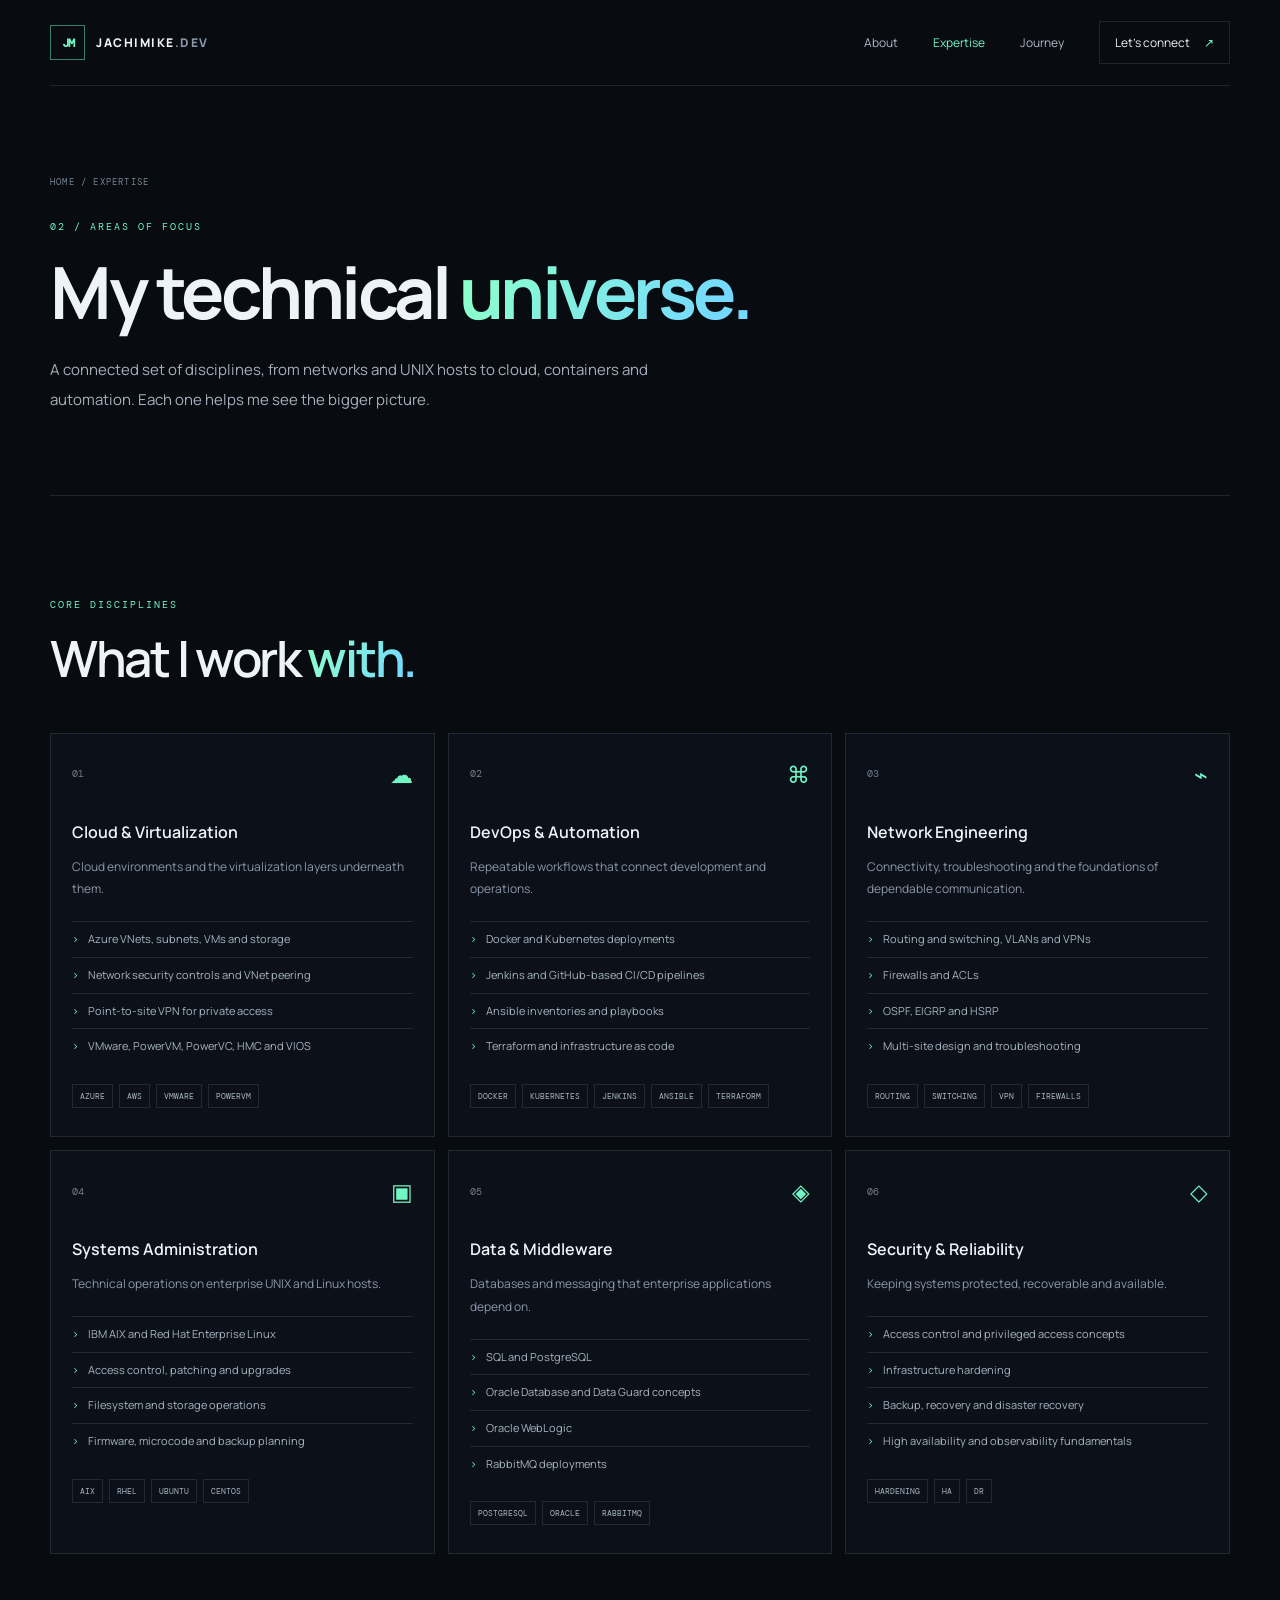
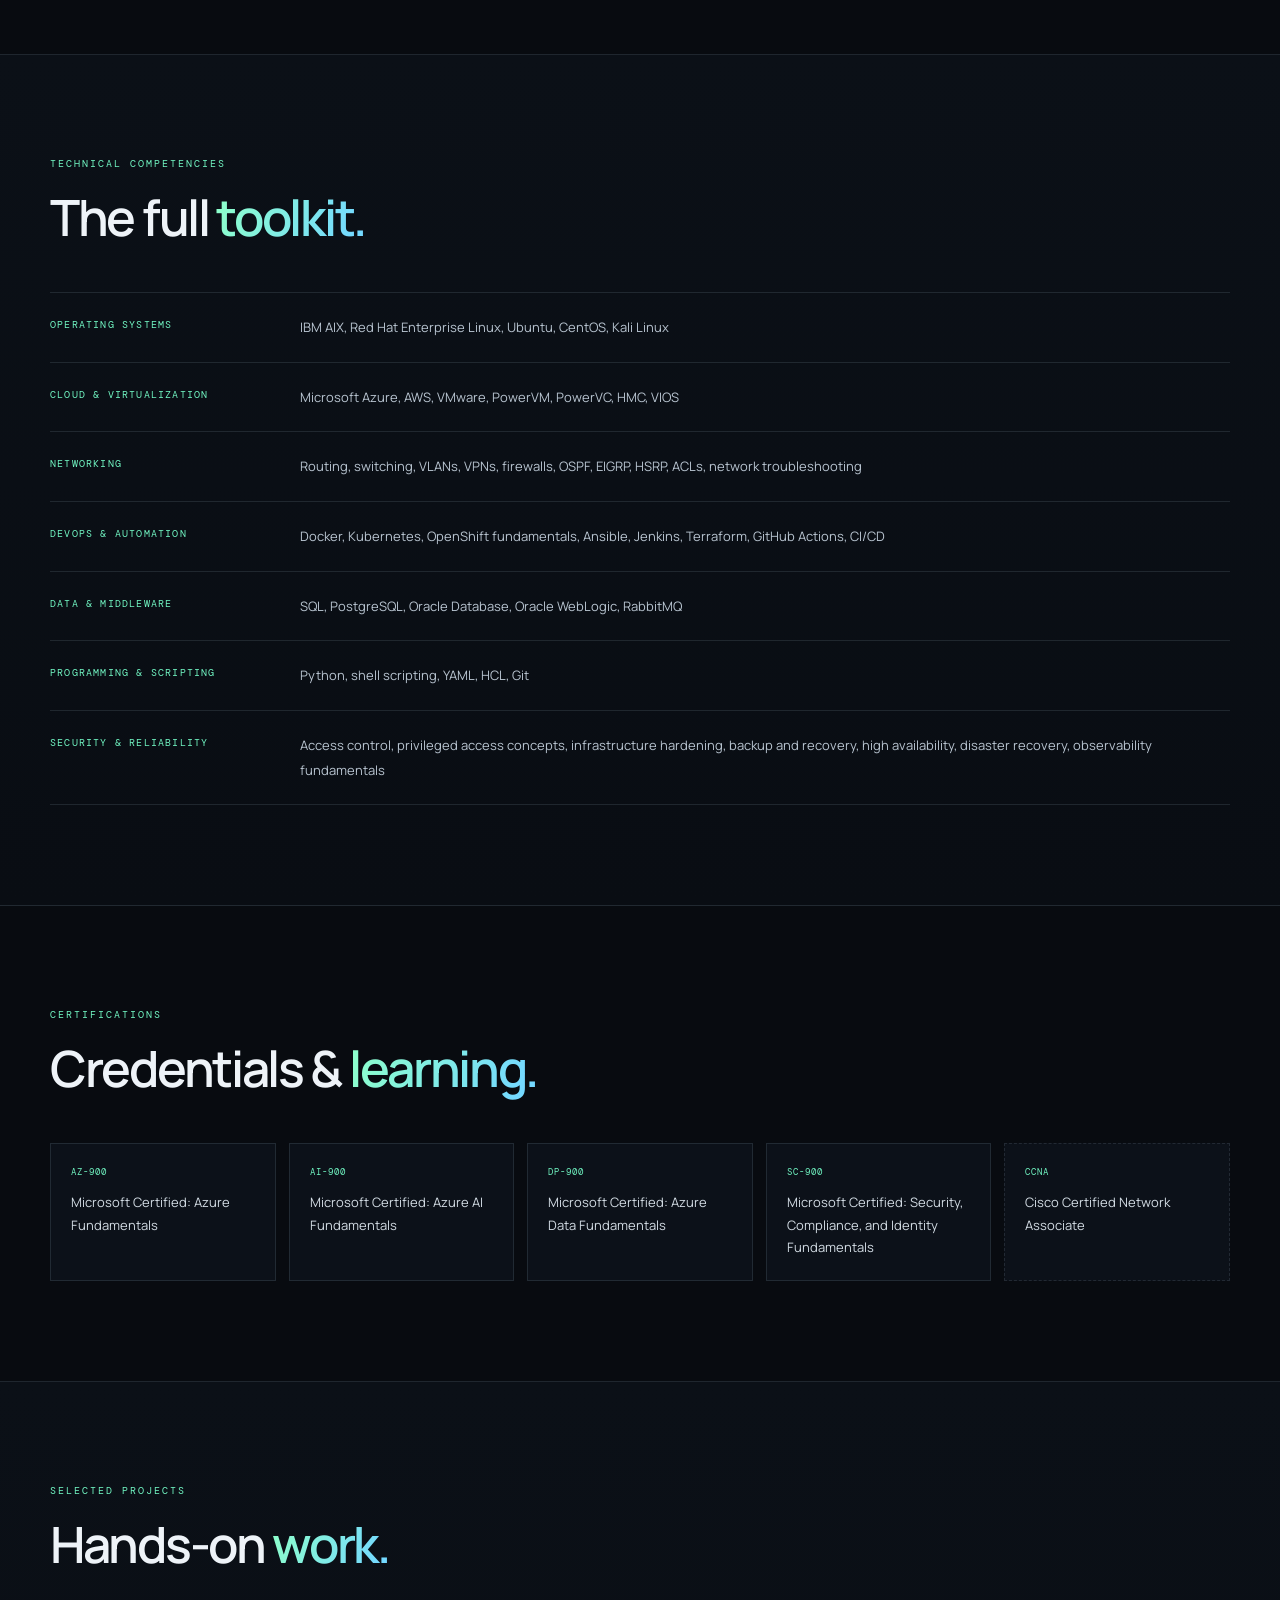
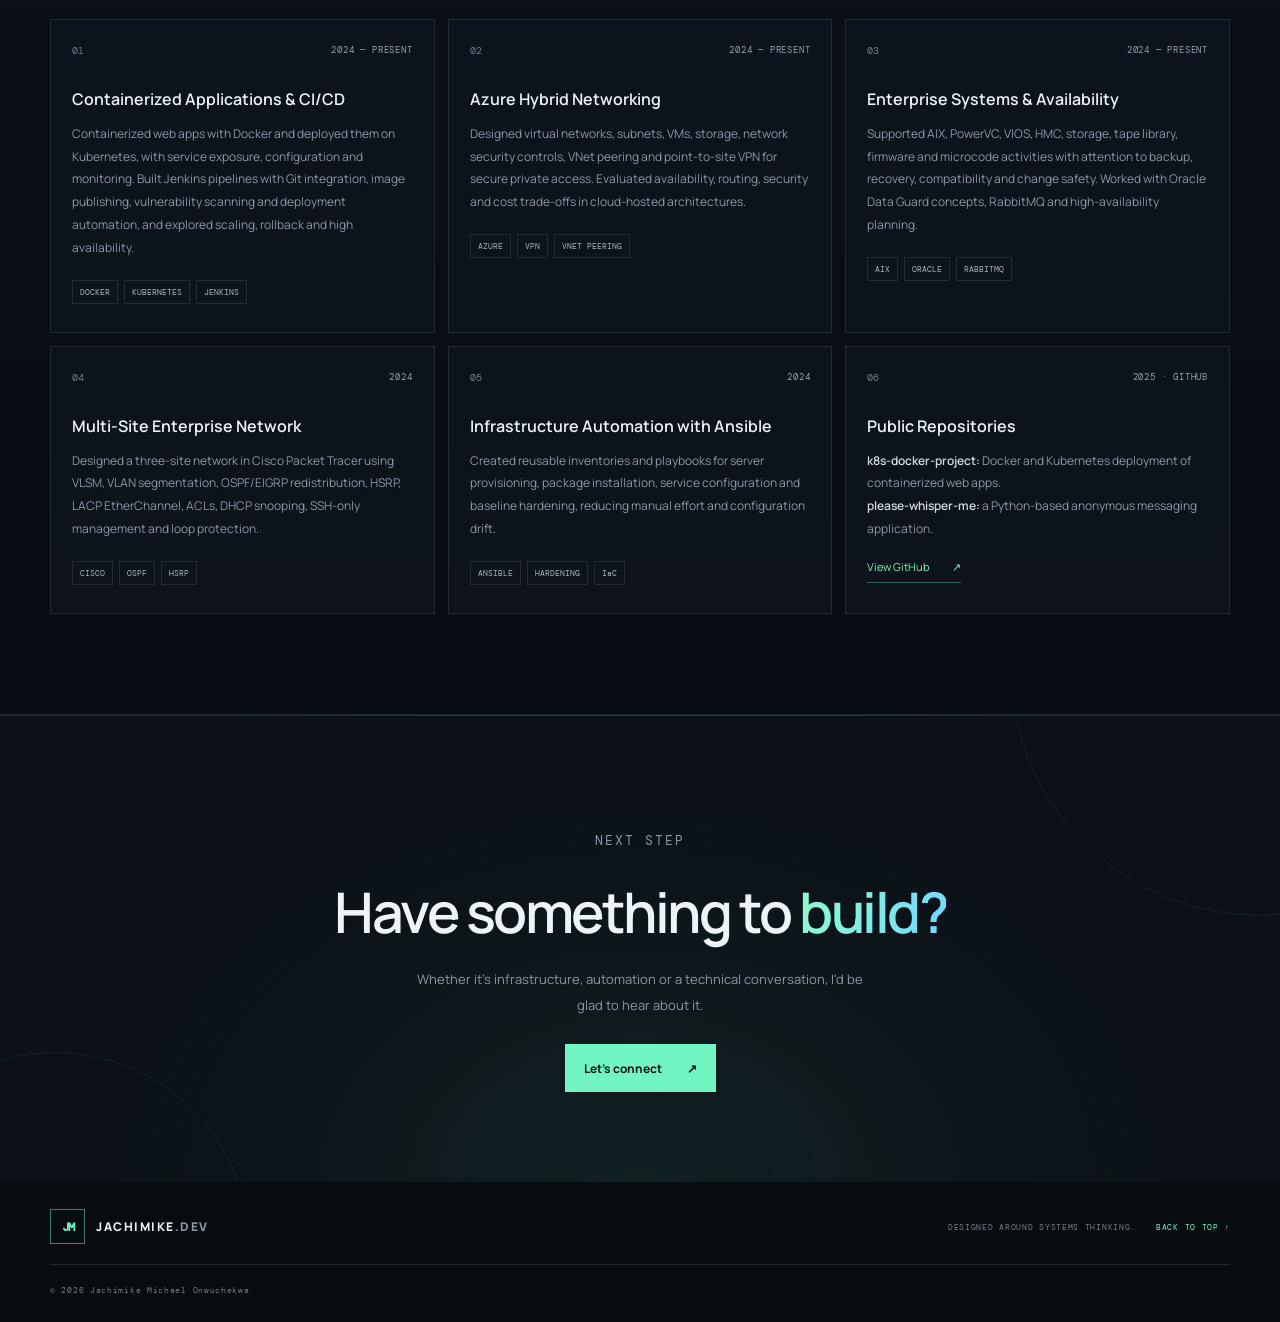
<file: jachi-expertise.html>
<!DOCTYPE html>
<html lang="en">
<head>
<meta charset="UTF-8">
<meta name="viewport" content="width=device-width, initial-scale=1.0">
<title>Expertise | Jachimike Michael Onwuchekwa</title>
<meta name="description" content="Technical expertise of Jachimike Michael Onwuchekwa: cloud and virtualization, DevOps automation, networking, AIX and Linux administration, certifications and selected projects.">
<link rel="preconnect" href="https://fonts.googleapis.com">
<link rel="preconnect" href="https://fonts.gstatic.com" crossorigin>
<link href="https://fonts.googleapis.com/css2?family=DM+Mono:wght@400;500&family=Manrope:wght@400;500;600;700;800&display=swap" rel="stylesheet">
<script>document.documentElement.classList.add("js")</script>
<style>
/* ===== BASE (identical on every page) ===== */
:root{--bg:#080b10;--panel:#0e131b;--panel-light:#121a24;--text:#eef3f8;--muted:#8b98a8;--line:rgba(180,204,225,.13);--accent:#71f5c2;--blue:#75a7ff;--font:"Manrope",sans-serif;--mono:"DM Mono",monospace}
*{box-sizing:border-box}
html{scroll-behavior:smooth;scroll-padding-top:90px}
body{margin:0;background:var(--bg);color:var(--text);font-family:var(--font);-webkit-font-smoothing:antialiased}
a{color:inherit;text-decoration:none}
button{font:inherit}
::selection{background:var(--accent);color:#07100d}
a:focus-visible,button:focus-visible{outline:2px solid var(--accent);outline-offset:3px}
.site-shell{overflow:hidden}
.section,.navbar,.footer{width:min(1180px,calc(100% - 64px));margin-inline:auto}
.navbar{min-height:86px;display:flex;justify-content:space-between;align-items:center;border-bottom:1px solid var(--line);position:relative;z-index:10}
.brand{display:inline-flex;align-items:center;gap:11px;font-size:12px;letter-spacing:1.5px;font-weight:800}
.brand-mark{display:grid;place-items:center;width:35px;height:35px;color:var(--accent);border:1px solid rgba(113,245,194,.5);font-family:var(--mono);font-size:12px;letter-spacing:-1px}
.muted{color:var(--muted)}
.nav-links{display:flex;align-items:center;gap:35px;color:#aeb8c5;font-size:12px}
.nav-links a{transition:color .2s}
.nav-links a:hover,.nav-links a.active{color:var(--accent)}
.nav-links .nav-cta{border:1px solid var(--line);padding:12px 15px;color:var(--text)}
.nav-links .nav-cta:hover,.nav-links .nav-cta.active{border-color:var(--accent);color:var(--accent)}
.nav-cta span{color:var(--accent);margin-left:12px}
.menu-toggle{display:none;background:none;border:1px solid var(--line);color:var(--text);padding:8px 12px;cursor:pointer}
.eyebrow{color:var(--accent);font:10px var(--mono);letter-spacing:2px;line-height:1.8;margin:0}
.gradient-text{color:var(--accent);background:linear-gradient(110deg,#8dffcb 5%,#74d9ff 90%);-webkit-background-clip:text;background-clip:text;-webkit-text-fill-color:transparent}
.button{min-height:48px;display:inline-flex;justify-content:center;align-items:center;gap:25px;padding:0 19px;font-size:12px;font-weight:700;transition:transform .2s,background .2s,border-color .2s}
.button:hover{transform:translateY(-3px)}
.button-primary{background:var(--accent);color:#07120e}
.button-primary:hover{background:#a0ffd9}
.button-secondary{border:1px solid var(--line);color:var(--text)}
.button-secondary:hover{border-color:var(--accent)}
.text-link{display:inline-flex;gap:22px;margin-top:18px;padding-bottom:8px;border-bottom:1px solid rgba(113,245,194,.35);color:var(--accent);font-size:11px;transition:color .2s}
.text-link:hover{color:#a0ffd9}
.page-hero{padding:90px 0 80px;border-bottom:1px solid var(--line)}
.crumbs{font:9px var(--mono);letter-spacing:1.2px;color:#758494;margin:0 0 30px}
.crumbs a:hover{color:var(--accent)}
.page-hero h1{font-size:clamp(42px,6vw,72px);line-height:1.1;letter-spacing:-3.5px;margin:16px 0 24px;font-weight:700;max-width:900px}
.page-lead{max-width:620px;font-size:15px;line-height:2;color:#a5b0bd;margin:0}
.block{padding:100px 0}
.block-alt{border-block:1px solid var(--line);background:linear-gradient(180deg,#0b1017,#090d13)}
.section-heading{max-width:700px;margin-bottom:45px}
.section-heading h2{font-size:clamp(32px,4.5vw,50px);letter-spacing:-2.3px;line-height:1.17;font-weight:600;margin:15px 0 0}
.card-grid{display:grid;grid-template-columns:repeat(4,1fr);gap:13px}
.card-grid.cols-3{grid-template-columns:repeat(3,1fr)}
.card-grid.cols-2{grid-template-columns:repeat(2,1fr)}
.card{position:relative;padding:24px 21px 28px;border:1px solid var(--line);background:rgba(16,23,32,.6);transition:transform .25s,border-color .25s,background .25s}
.card:hover{transform:translateY(-5px);border-color:rgba(113,245,194,.5);background:#101a20}
.card-top{display:flex;justify-content:space-between;align-items:center}
.card-num{color:#71808d;font:10px var(--mono)}
.card-icon{color:var(--accent);font-size:23px}
.card h3{margin:30px 0 12px;font-size:16px;font-weight:600;line-height:1.5}
.card p{font-size:12px;line-height:1.9;color:var(--muted);margin:0}
.tags{display:flex;flex-wrap:wrap;gap:6px;margin-top:20px}
.tags span{padding:6px 7px;color:#a6b5c0;border:1px solid var(--line);font:8px var(--mono)}
.cta-band{position:relative;border-top:1px solid var(--line);background:radial-gradient(ellipse at 50% 100%,rgba(39,91,77,.2),transparent 60%),#0b1117;overflow:hidden}
.cta-inner{position:relative;padding:90px 0;text-align:center}
.cta-inner h2{font-size:clamp(34px,5vw,56px);letter-spacing:-2.5px;line-height:1.15;font-weight:600;margin:15px 0 0}
.cta-inner p{max-width:470px;margin:22px auto 26px;color:var(--muted);font-size:13px;line-height:2}
.cta-inner .button{position:relative;z-index:2}
.deco{position:absolute;border:1px solid rgba(113,245,194,.08);border-radius:50%;pointer-events:none}
.deco-one{width:390px;height:390px;left:-190px;bottom:-260px}
.deco-two{width:500px;height:500px;right:-280px;top:-300px}
.footer{display:flex;flex-wrap:wrap;align-items:center;gap:20px;padding-top:27px;padding-bottom:27px}
.footer-note,.back-top,.copyright{font:8px var(--mono);letter-spacing:.7px;color:#73808e}
.footer-note{margin-left:auto}
.back-top{color:var(--accent)}
.copyright{width:100%;border-top:1px solid var(--line);padding-top:20px}
.js .reveal{opacity:0;transform:translateY(18px);transition:opacity .7s ease,transform .7s ease}
.js .reveal.in{opacity:1;transform:none}
@media (max-width:950px){
  .card-grid,.card-grid.cols-3{grid-template-columns:repeat(2,1fr)}
}
@media (max-width:640px){
  .section,.navbar,.footer{width:calc(100% - 36px)}
  .navbar{min-height:72px}
  .menu-toggle{display:block}
  .nav-links{display:none;position:absolute;top:71px;left:-18px;right:-18px;background:#0d131b;border-bottom:1px solid var(--line);padding:20px;flex-direction:column;align-items:stretch;gap:0}
  .nav-links.open{display:flex}
  .nav-links a{padding:15px 5px}
  .nav-links .nav-cta{margin-top:8px;padding:13px}
  .page-hero{padding:60px 0 55px}
  .page-hero h1{letter-spacing:-2.5px}
  .block{padding:70px 0}
  .card-grid,.card-grid.cols-3,.card-grid.cols-2{grid-template-columns:1fr}
  .cta-inner{padding:70px 0}
  .footer{gap:18px}
  .footer-note{display:none}
  .back-top{margin-left:auto}
}
@media (prefers-reduced-motion:reduce){
  *,*::before,*::after{animation-duration:.01ms!important;transition-duration:.01ms!important;scroll-behavior:auto!important}
  .js .reveal{opacity:1;transform:none}
}

/* ===== EXPERTISE PAGE ONLY ===== */
.card ul{list-style:none;padding:0;margin:20px 0 0}
.card li{position:relative;padding:8px 0 8px 16px;border-top:1px solid var(--line);font-size:11px;line-height:1.7;color:#a6b5c0}
.card li::before{content:"›";position:absolute;left:0;color:var(--accent)}
.card.tall{min-height:340px}
.spec{margin:0;border-top:1px solid var(--line)}
.spec-row{display:grid;grid-template-columns:220px 1fr;gap:30px;padding:22px 0;border-bottom:1px solid var(--line)}
.spec-row dt{font:10px var(--mono);letter-spacing:1.2px;color:var(--accent);padding-top:3px}
.spec-row dd{margin:0;font-size:13px;line-height:1.9;color:#b8c4d0}
.cert-grid{display:grid;grid-template-columns:repeat(auto-fit,minmax(220px,1fr));gap:13px}
.cert{padding:22px 20px;border:1px solid var(--line);background:rgba(16,23,32,.6)}
.cert b{display:block;font:9px var(--mono);color:var(--accent);letter-spacing:1px;margin-bottom:12px;font-weight:400}
.cert span{font-size:13px;line-height:1.6;color:#d2dbe3}
.cert.progress{border-style:dashed}
.year-tag{font:9px var(--mono);color:#93a2af;letter-spacing:.8px}
.sub-label{font:10px var(--mono);letter-spacing:2px;color:#758494;margin:60px 0 18px}
@media (max-width:640px){
  .spec-row{grid-template-columns:1fr;gap:8px}
  .card.tall{min-height:0}
}
</style>
</head>
<body>
<div class="site-shell" id="top">
  <nav class="navbar">
    <a class="brand" href="index.html"><span class="brand-mark">JM</span><span>JACHIMIKE<span class="muted">.DEV</span></span></a>
    <button class="menu-toggle" id="menuToggle" aria-label="Toggle navigation" aria-expanded="false">☰</button>
    <div class="nav-links" id="navLinks">
      <a href="about-jachi.html">About</a>
      <a href="jachi-expertise.html" class="active" aria-current="page">Expertise</a>
      <a href="jachi-journey.html">Journey</a>
      <a href="contact-jachi.html" class="nav-cta">Let's connect <span>↗</span></a>
    </div>
  </nav>

  <main>
    <header class="page-hero section">
      <p class="crumbs"><a href="index.html">HOME</a> / EXPERTISE</p>
      <p class="eyebrow">02 / AREAS OF FOCUS</p>
      <h1>My technical <span class="gradient-text">universe.</span></h1>
      <p class="page-lead">A connected set of disciplines, from networks and UNIX hosts to cloud, containers and automation. Each one helps me see the bigger picture.</p>
    </header>

    <section class="section block">
      <div class="section-heading reveal">
        <p class="eyebrow">CORE DISCIPLINES</p>
        <h2>What I work <span class="gradient-text">with.</span></h2>
      </div>
      <div class="card-grid cols-3">
        <article class="card tall reveal">
          <div class="card-top"><span class="card-num">01</span><span class="card-icon">☁</span></div>
          <h3>Cloud &amp; Virtualization</h3>
          <p>Cloud environments and the virtualization layers underneath them.</p>
          <ul><li>Azure VNets, subnets, VMs and storage</li><li>Network security controls and VNet peering</li><li>Point-to-site VPN for private access</li><li>VMware, PowerVM, PowerVC, HMC and VIOS</li></ul>
          <div class="tags"><span>AZURE</span><span>AWS</span><span>VMWARE</span><span>POWERVM</span></div>
        </article>
        <article class="card tall reveal">
          <div class="card-top"><span class="card-num">02</span><span class="card-icon">⌘</span></div>
          <h3>DevOps &amp; Automation</h3>
          <p>Repeatable workflows that connect development and operations.</p>
          <ul><li>Docker and Kubernetes deployments</li><li>Jenkins and GitHub-based CI/CD pipelines</li><li>Ansible inventories and playbooks</li><li>Terraform and infrastructure as code</li></ul>
          <div class="tags"><span>DOCKER</span><span>KUBERNETES</span><span>JENKINS</span><span>ANSIBLE</span><span>TERRAFORM</span></div>
        </article>
        <article class="card tall reveal">
          <div class="card-top"><span class="card-num">03</span><span class="card-icon">⌁</span></div>
          <h3>Network Engineering</h3>
          <p>Connectivity, troubleshooting and the foundations of dependable communication.</p>
          <ul><li>Routing and switching, VLANs and VPNs</li><li>Firewalls and ACLs</li><li>OSPF, EIGRP and HSRP</li><li>Multi-site design and troubleshooting</li></ul>
          <div class="tags"><span>ROUTING</span><span>SWITCHING</span><span>VPN</span><span>FIREWALLS</span></div>
        </article>
        <article class="card tall reveal">
          <div class="card-top"><span class="card-num">04</span><span class="card-icon">▣</span></div>
          <h3>Systems Administration</h3>
          <p>Technical operations on enterprise UNIX and Linux hosts.</p>
          <ul><li>IBM AIX and Red Hat Enterprise Linux</li><li>Access control, patching and upgrades</li><li>Filesystem and storage operations</li><li>Firmware, microcode and backup planning</li></ul>
          <div class="tags"><span>AIX</span><span>RHEL</span><span>UBUNTU</span><span>CENTOS</span></div>
        </article>
        <article class="card tall reveal">
          <div class="card-top"><span class="card-num">05</span><span class="card-icon">◈</span></div>
          <h3>Data &amp; Middleware</h3>
          <p>Databases and messaging that enterprise applications depend on.</p>
          <ul><li>SQL and PostgreSQL</li><li>Oracle Database and Data Guard concepts</li><li>Oracle WebLogic</li><li>RabbitMQ deployments</li></ul>
          <div class="tags"><span>POSTGRESQL</span><span>ORACLE</span><span>RABBITMQ</span></div>
        </article>
        <article class="card tall reveal">
          <div class="card-top"><span class="card-num">06</span><span class="card-icon">◇</span></div>
          <h3>Security &amp; Reliability</h3>
          <p>Keeping systems protected, recoverable and available.</p>
          <ul><li>Access control and privileged access concepts</li><li>Infrastructure hardening</li><li>Backup, recovery and disaster recovery</li><li>High availability and observability fundamentals</li></ul>
          <div class="tags"><span>HARDENING</span><span>HA</span><span>DR</span></div>
        </article>
      </div>
    </section>

    <section class="block-alt">
      <div class="section block">
        <div class="section-heading reveal">
          <p class="eyebrow">TECHNICAL COMPETENCIES</p>
          <h2>The full <span class="gradient-text">toolkit.</span></h2>
        </div>
        <dl class="spec reveal">
          <div class="spec-row"><dt>OPERATING SYSTEMS</dt><dd>IBM AIX, Red Hat Enterprise Linux, Ubuntu, CentOS, Kali Linux</dd></div>
          <div class="spec-row"><dt>CLOUD &amp; VIRTUALIZATION</dt><dd>Microsoft Azure, AWS, VMware, PowerVM, PowerVC, HMC, VIOS</dd></div>
          <div class="spec-row"><dt>NETWORKING</dt><dd>Routing, switching, VLANs, VPNs, firewalls, OSPF, EIGRP, HSRP, ACLs, network troubleshooting</dd></div>
          <div class="spec-row"><dt>DEVOPS &amp; AUTOMATION</dt><dd>Docker, Kubernetes, OpenShift fundamentals, Ansible, Jenkins, Terraform, GitHub Actions, CI/CD</dd></div>
          <div class="spec-row"><dt>DATA &amp; MIDDLEWARE</dt><dd>SQL, PostgreSQL, Oracle Database, Oracle WebLogic, RabbitMQ</dd></div>
          <div class="spec-row"><dt>PROGRAMMING &amp; SCRIPTING</dt><dd>Python, shell scripting, YAML, HCL, Git</dd></div>
          <div class="spec-row"><dt>SECURITY &amp; RELIABILITY</dt><dd>Access control, privileged access concepts, infrastructure hardening, backup and recovery, high availability, disaster recovery, observability fundamentals</dd></div>
        </dl>
      </div>
    </section>

    <section class="section block">
      <div class="section-heading reveal">
        <p class="eyebrow">CERTIFICATIONS</p>
        <h2>Credentials &amp; <span class="gradient-text">learning.</span></h2>
      </div>
      <div class="cert-grid">
        <div class="cert reveal"><b>AZ-900</b><span>Microsoft Certified: Azure Fundamentals</span></div>
        <div class="cert reveal"><b>AI-900</b><span>Microsoft Certified: Azure AI Fundamentals</span></div>
        <div class="cert reveal"><b>DP-900</b><span>Microsoft Certified: Azure Data Fundamentals</span></div>
        <div class="cert reveal"><b>SC-900</b><span>Microsoft Certified: Security, Compliance, and Identity Fundamentals</span></div>
        <div class="cert progress reveal"><b>CCNA</b><span>Cisco Certified Network Associate</span></div>
      </div>
    </section>

    <section class="block-alt">
      <div class="section block">
        <div class="section-heading reveal">
          <p class="eyebrow">SELECTED PROJECTS</p>
          <h2>Hands-on <span class="gradient-text">work.</span></h2>
        </div>
        <div class="card-grid cols-3">
          <article class="card reveal">
            <div class="card-top"><span class="card-num">01</span><span class="year-tag">2024 — PRESENT</span></div>
            <h3>Containerized Applications &amp; CI/CD</h3>
            <p>Containerized web apps with Docker and deployed them on Kubernetes, with service exposure, configuration and monitoring. Built Jenkins pipelines with Git integration, image publishing, vulnerability scanning and deployment automation, and explored scaling, rollback and high availability.</p>
            <div class="tags"><span>DOCKER</span><span>KUBERNETES</span><span>JENKINS</span></div>
          </article>
          <article class="card reveal">
            <div class="card-top"><span class="card-num">02</span><span class="year-tag">2024 — PRESENT</span></div>
            <h3>Azure Hybrid Networking</h3>
            <p>Designed virtual networks, subnets, VMs, storage, network security controls, VNet peering and point-to-site VPN for secure private access. Evaluated availability, routing, security and cost trade-offs in cloud-hosted architectures.</p>
            <div class="tags"><span>AZURE</span><span>VPN</span><span>VNET PEERING</span></div>
          </article>
          <article class="card reveal">
            <div class="card-top"><span class="card-num">03</span><span class="year-tag">2024 — PRESENT</span></div>
            <h3>Enterprise Systems &amp; Availability</h3>
            <p>Supported AIX, PowerVC, VIOS, HMC, storage, tape library, firmware and microcode activities with attention to backup, recovery, compatibility and change safety. Worked with Oracle Data Guard concepts, RabbitMQ and high-availability planning.</p>
            <div class="tags"><span>AIX</span><span>ORACLE</span><span>RABBITMQ</span></div>
          </article>
          <article class="card reveal">
            <div class="card-top"><span class="card-num">04</span><span class="year-tag">2024</span></div>
            <h3>Multi-Site Enterprise Network</h3>
            <p>Designed a three-site network in Cisco Packet Tracer using VLSM, VLAN segmentation, OSPF/EIGRP redistribution, HSRP, LACP EtherChannel, ACLs, DHCP snooping, SSH-only management and loop protection.</p>
            <div class="tags"><span>CISCO</span><span>OSPF</span><span>HSRP</span></div>
          </article>
          <article class="card reveal">
            <div class="card-top"><span class="card-num">05</span><span class="year-tag">2024</span></div>
            <h3>Infrastructure Automation with Ansible</h3>
            <p>Created reusable inventories and playbooks for server provisioning, package installation, service configuration and baseline hardening, reducing manual effort and configuration drift.</p>
            <div class="tags"><span>ANSIBLE</span><span>HARDENING</span><span>IaC</span></div>
          </article>
          <article class="card reveal">
            <div class="card-top"><span class="card-num">06</span><span class="year-tag">2025 · GITHUB</span></div>
            <h3>Public Repositories</h3>
            <p><strong style="color:#d2dbe3;font-weight:600">k8s-docker-project:</strong> Docker and Kubernetes deployment of containerized web apps.<br><strong style="color:#d2dbe3;font-weight:600">please-whisper-me:</strong> a Python-based anonymous messaging application.</p>
            <a class="text-link" href="https://github.com/jachiwayne3" target="_blank" rel="noopener noreferrer">View GitHub <span>↗</span></a>
          </article>
        </div>
      </div>
    </section>

    <section class="cta-band">
      <div class="section cta-inner">
        <p class="eyebrow">NEXT STEP</p>
        <h2>Have something to <span class="gradient-text">build?</span></h2>
        <p>Whether it's infrastructure, automation or a technical conversation, I'd be glad to hear about it.</p>
        <a class="button button-primary" href="contact-jachi.html">Let's connect <span>↗</span></a>
        <div class="deco deco-one"></div><div class="deco deco-two"></div>
      </div>
    </section>
  </main>

  <footer class="footer">
    <a class="brand" href="jachi.html"><span class="brand-mark">JM</span><span>JACHIMIKE<span class="muted">.DEV</span></span></a>
    <span class="footer-note">DESIGNED AROUND SYSTEMS THINKING.</span>
    <a href="#top" class="back-top">BACK TO TOP ↑</a>
    <span class="copyright">© <span id="year"></span> Jachimike Michael Onwuchekwa</span>
  </footer>
</div>

<script>
(function(){
  var t=document.getElementById("menuToggle"),n=document.getElementById("navLinks");
  if(t&&n){t.addEventListener("click",function(){var o=n.classList.toggle("open");t.setAttribute("aria-expanded",String(o));t.textContent=o?"✕":"☰"})}
  var y=document.getElementById("year");if(y)y.textContent=new Date().getFullYear();
  var items=document.querySelectorAll(".reveal");
  if("IntersectionObserver" in window){
    var io=new IntersectionObserver(function(es){es.forEach(function(e){if(e.isIntersecting){e.target.classList.add("in");io.unobserve(e.target)}})},{threshold:.12});
    items.forEach(function(el){io.observe(el)});
  }else{items.forEach(function(el){el.classList.add("in")})}
})();
</script>
</body>
</html>
</file>
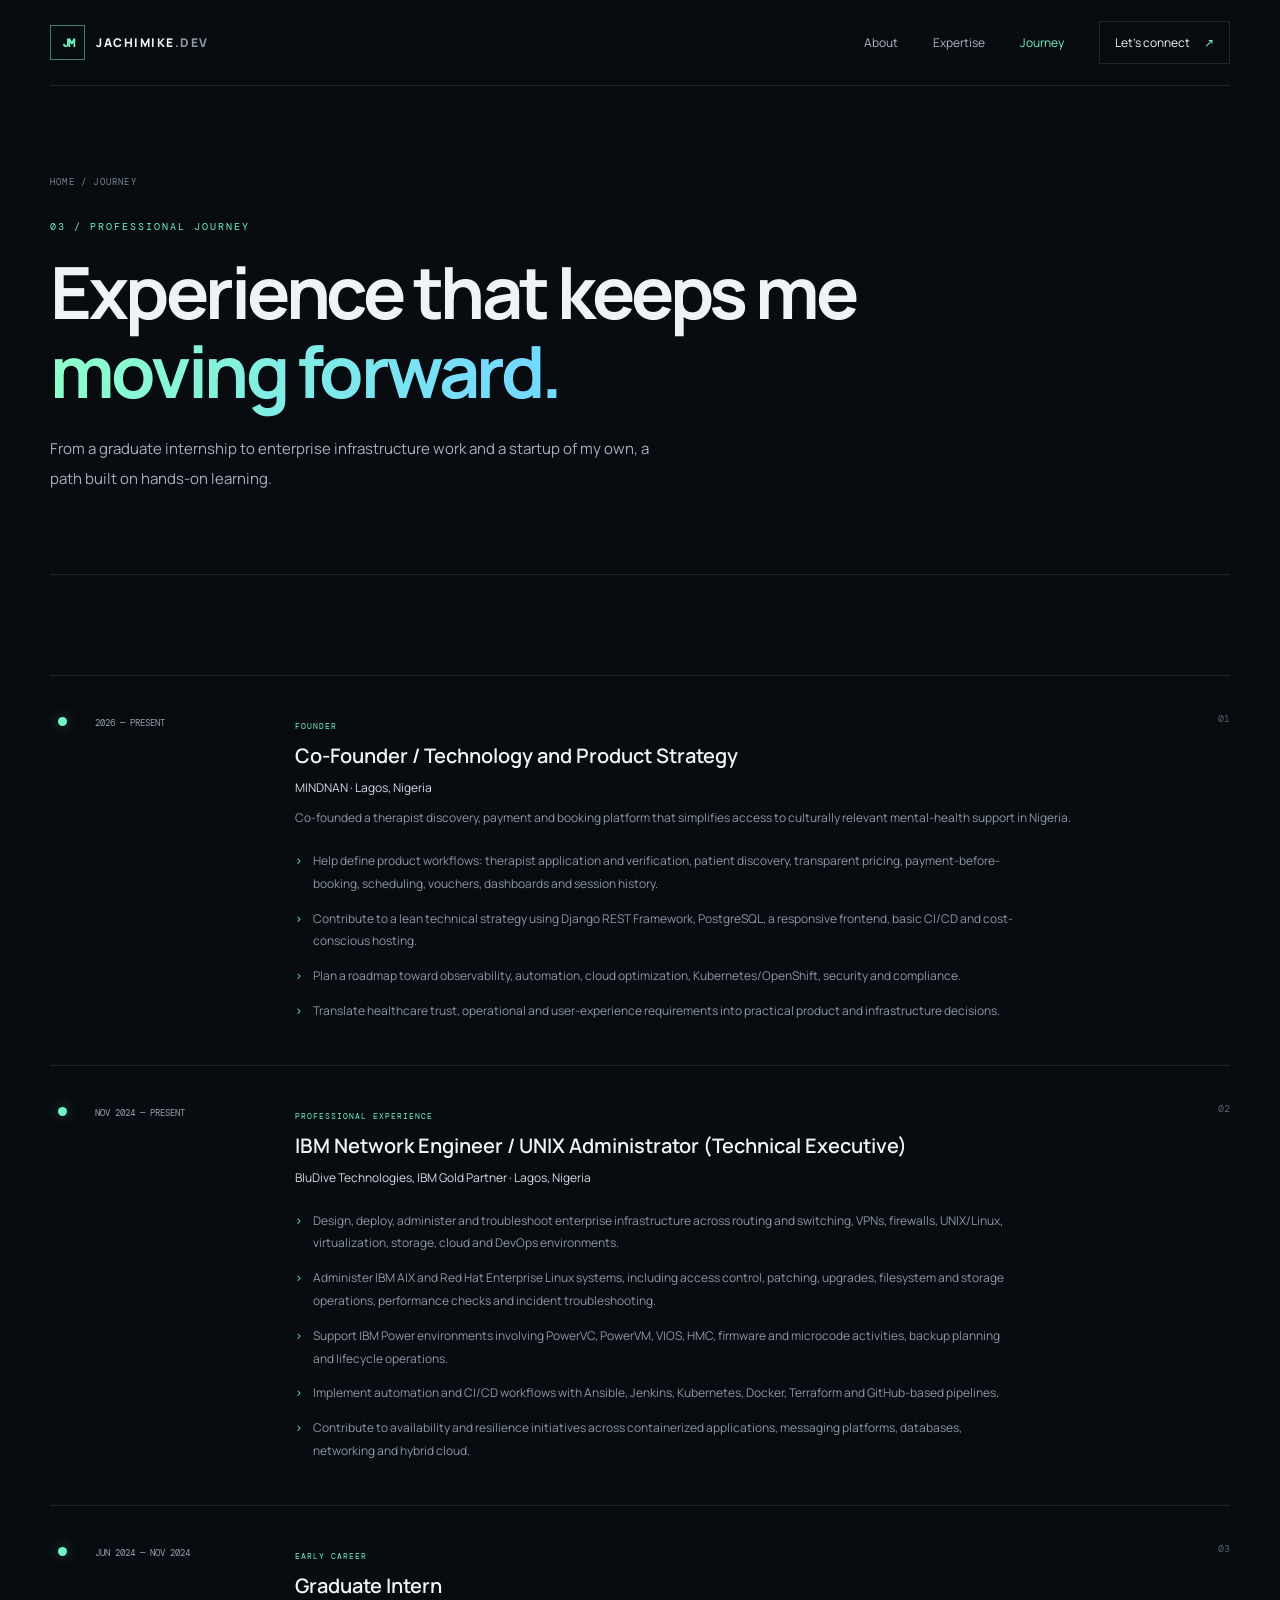
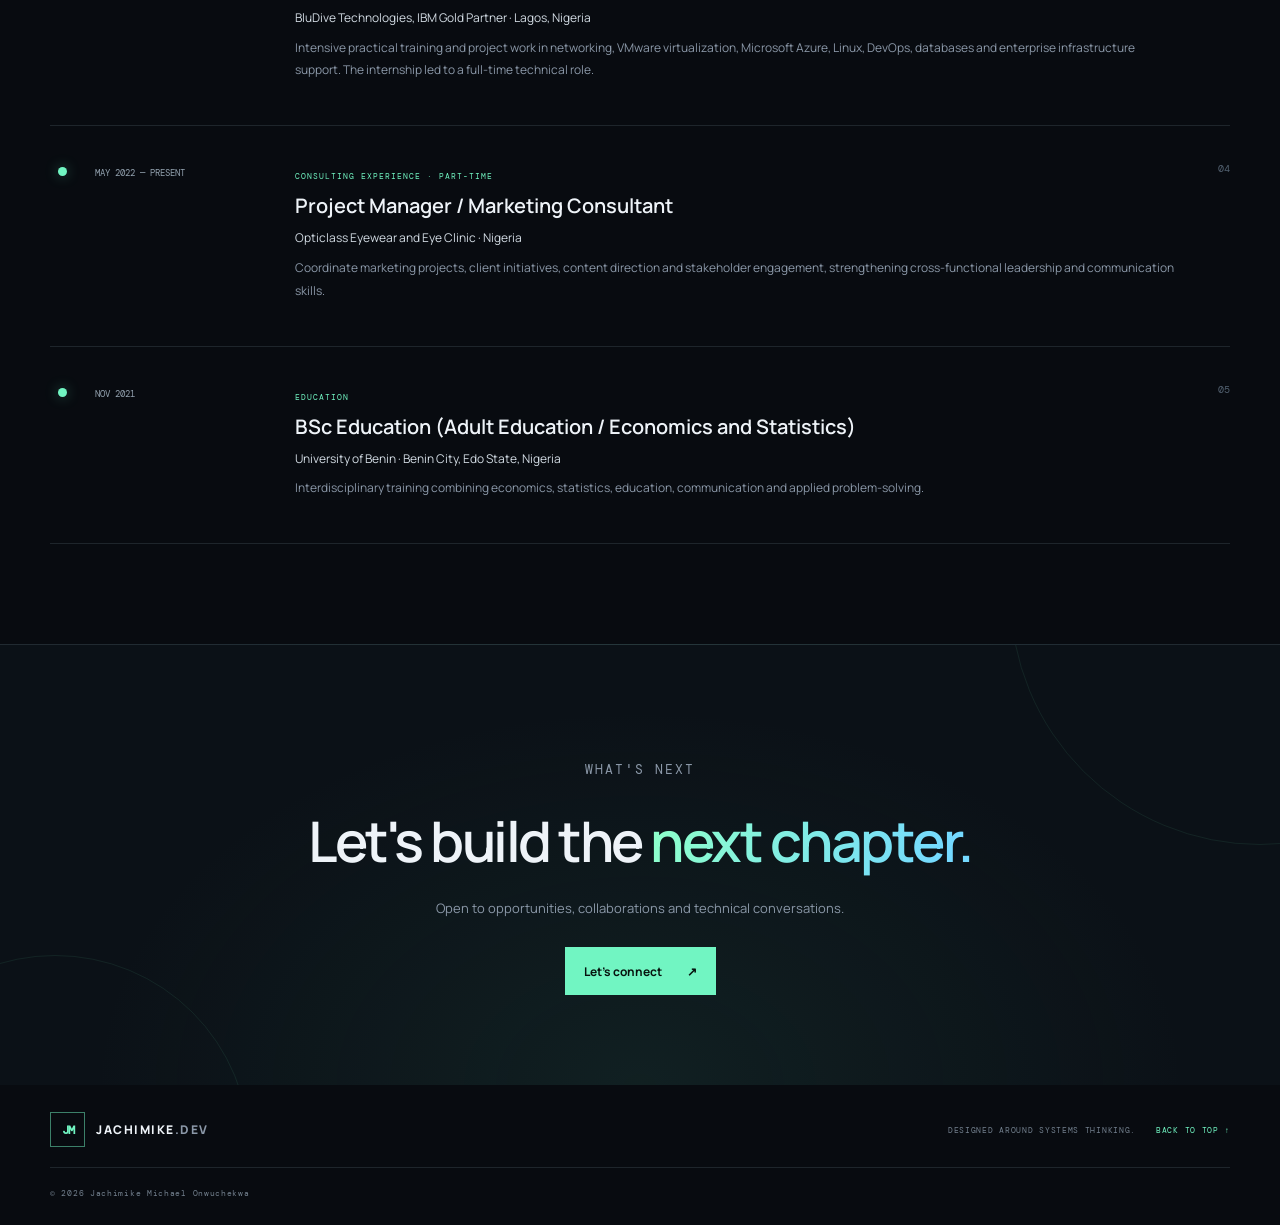
<file: jachi-journey.html>
<!DOCTYPE html>
<html lang="en">
<head>
<meta charset="UTF-8">
<meta name="viewport" content="width=device-width, initial-scale=1.0">
<title>Journey | Jachimike Michael Onwuchekwa</title>
<meta name="description" content="Professional journey of Jachimike Michael Onwuchekwa: MINDNAN co-founder, IBM network engineer and UNIX administrator at BluDive Technologies, graduate intern, and consultant.">
<link rel="preconnect" href="https://fonts.googleapis.com">
<link rel="preconnect" href="https://fonts.gstatic.com" crossorigin>
<link href="https://fonts.googleapis.com/css2?family=DM+Mono:wght@400;500&family=Manrope:wght@400;500;600;700;800&display=swap" rel="stylesheet">
<script>document.documentElement.classList.add("js")</script>
<style>
/* ===== BASE (identical on every page) ===== */
:root{--bg:#080b10;--panel:#0e131b;--panel-light:#121a24;--text:#eef3f8;--muted:#8b98a8;--line:rgba(180,204,225,.13);--accent:#71f5c2;--blue:#75a7ff;--font:"Manrope",sans-serif;--mono:"DM Mono",monospace}
*{box-sizing:border-box}
html{scroll-behavior:smooth;scroll-padding-top:90px}
body{margin:0;background:var(--bg);color:var(--text);font-family:var(--font);-webkit-font-smoothing:antialiased}
a{color:inherit;text-decoration:none}
button{font:inherit}
::selection{background:var(--accent);color:#07100d}
a:focus-visible,button:focus-visible{outline:2px solid var(--accent);outline-offset:3px}
.site-shell{overflow:hidden}
.section,.navbar,.footer{width:min(1180px,calc(100% - 64px));margin-inline:auto}
.navbar{min-height:86px;display:flex;justify-content:space-between;align-items:center;border-bottom:1px solid var(--line);position:relative;z-index:10}
.brand{display:inline-flex;align-items:center;gap:11px;font-size:12px;letter-spacing:1.5px;font-weight:800}
.brand-mark{display:grid;place-items:center;width:35px;height:35px;color:var(--accent);border:1px solid rgba(113,245,194,.5);font-family:var(--mono);font-size:12px;letter-spacing:-1px}
.muted{color:var(--muted)}
.nav-links{display:flex;align-items:center;gap:35px;color:#aeb8c5;font-size:12px}
.nav-links a{transition:color .2s}
.nav-links a:hover,.nav-links a.active{color:var(--accent)}
.nav-links .nav-cta{border:1px solid var(--line);padding:12px 15px;color:var(--text)}
.nav-links .nav-cta:hover,.nav-links .nav-cta.active{border-color:var(--accent);color:var(--accent)}
.nav-cta span{color:var(--accent);margin-left:12px}
.menu-toggle{display:none;background:none;border:1px solid var(--line);color:var(--text);padding:8px 12px;cursor:pointer}
.eyebrow{color:var(--accent);font:10px var(--mono);letter-spacing:2px;line-height:1.8;margin:0}
.gradient-text{color:var(--accent);background:linear-gradient(110deg,#8dffcb 5%,#74d9ff 90%);-webkit-background-clip:text;background-clip:text;-webkit-text-fill-color:transparent}
.button{min-height:48px;display:inline-flex;justify-content:center;align-items:center;gap:25px;padding:0 19px;font-size:12px;font-weight:700;transition:transform .2s,background .2s,border-color .2s}
.button:hover{transform:translateY(-3px)}
.button-primary{background:var(--accent);color:#07120e}
.button-primary:hover{background:#a0ffd9}
.button-secondary{border:1px solid var(--line);color:var(--text)}
.button-secondary:hover{border-color:var(--accent)}
.text-link{display:inline-flex;gap:22px;margin-top:18px;padding-bottom:8px;border-bottom:1px solid rgba(113,245,194,.35);color:var(--accent);font-size:11px;transition:color .2s}
.text-link:hover{color:#a0ffd9}
.page-hero{padding:90px 0 80px;border-bottom:1px solid var(--line)}
.crumbs{font:9px var(--mono);letter-spacing:1.2px;color:#758494;margin:0 0 30px}
.crumbs a:hover{color:var(--accent)}
.page-hero h1{font-size:clamp(42px,6vw,72px);line-height:1.1;letter-spacing:-3.5px;margin:16px 0 24px;font-weight:700;max-width:900px}
.page-lead{max-width:620px;font-size:15px;line-height:2;color:#a5b0bd;margin:0}
.block{padding:100px 0}
.block-alt{border-block:1px solid var(--line);background:linear-gradient(180deg,#0b1017,#090d13)}
.section-heading{max-width:700px;margin-bottom:45px}
.section-heading h2{font-size:clamp(32px,4.5vw,50px);letter-spacing:-2.3px;line-height:1.17;font-weight:600;margin:15px 0 0}
.card-grid{display:grid;grid-template-columns:repeat(4,1fr);gap:13px}
.card-grid.cols-3{grid-template-columns:repeat(3,1fr)}
.card-grid.cols-2{grid-template-columns:repeat(2,1fr)}
.card{position:relative;padding:24px 21px 28px;border:1px solid var(--line);background:rgba(16,23,32,.6);transition:transform .25s,border-color .25s,background .25s}
.card:hover{transform:translateY(-5px);border-color:rgba(113,245,194,.5);background:#101a20}
.card-top{display:flex;justify-content:space-between;align-items:center}
.card-num{color:#71808d;font:10px var(--mono)}
.card-icon{color:var(--accent);font-size:23px}
.card h3{margin:30px 0 12px;font-size:16px;font-weight:600;line-height:1.5}
.card p{font-size:12px;line-height:1.9;color:var(--muted);margin:0}
.tags{display:flex;flex-wrap:wrap;gap:6px;margin-top:20px}
.tags span{padding:6px 7px;color:#a6b5c0;border:1px solid var(--line);font:8px var(--mono)}
.cta-band{position:relative;border-top:1px solid var(--line);background:radial-gradient(ellipse at 50% 100%,rgba(39,91,77,.2),transparent 60%),#0b1117;overflow:hidden}
.cta-inner{position:relative;padding:90px 0;text-align:center}
.cta-inner h2{font-size:clamp(34px,5vw,56px);letter-spacing:-2.5px;line-height:1.15;font-weight:600;margin:15px 0 0}
.cta-inner p{max-width:470px;margin:22px auto 26px;color:var(--muted);font-size:13px;line-height:2}
.cta-inner .button{position:relative;z-index:2}
.deco{position:absolute;border:1px solid rgba(113,245,194,.08);border-radius:50%;pointer-events:none}
.deco-one{width:390px;height:390px;left:-190px;bottom:-260px}
.deco-two{width:500px;height:500px;right:-280px;top:-300px}
.footer{display:flex;flex-wrap:wrap;align-items:center;gap:20px;padding-top:27px;padding-bottom:27px}
.footer-note,.back-top,.copyright{font:8px var(--mono);letter-spacing:.7px;color:#73808e}
.footer-note{margin-left:auto}
.back-top{color:var(--accent)}
.copyright{width:100%;border-top:1px solid var(--line);padding-top:20px}
.js .reveal{opacity:0;transform:translateY(18px);transition:opacity .7s ease,transform .7s ease}
.js .reveal.in{opacity:1;transform:none}
@media (max-width:950px){
  .card-grid,.card-grid.cols-3{grid-template-columns:repeat(2,1fr)}
}
@media (max-width:640px){
  .section,.navbar,.footer{width:calc(100% - 36px)}
  .navbar{min-height:72px}
  .menu-toggle{display:block}
  .nav-links{display:none;position:absolute;top:71px;left:-18px;right:-18px;background:#0d131b;border-bottom:1px solid var(--line);padding:20px;flex-direction:column;align-items:stretch;gap:0}
  .nav-links.open{display:flex}
  .nav-links a{padding:15px 5px}
  .nav-links .nav-cta{margin-top:8px;padding:13px}
  .page-hero{padding:60px 0 55px}
  .page-hero h1{letter-spacing:-2.5px}
  .block{padding:70px 0}
  .card-grid,.card-grid.cols-3,.card-grid.cols-2{grid-template-columns:1fr}
  .cta-inner{padding:70px 0}
  .footer{gap:18px}
  .footer-note{display:none}
  .back-top{margin-left:auto}
}
@media (prefers-reduced-motion:reduce){
  *,*::before,*::after{animation-duration:.01ms!important;transition-duration:.01ms!important;scroll-behavior:auto!important}
  .js .reveal{opacity:1;transform:none}
}

/* ===== JOURNEY PAGE ONLY ===== */
.timeline{border-top:1px solid var(--line)}
.timeline-item{display:grid;grid-template-columns:25px 180px 1fr 35px;gap:20px;padding:36px 0;border-bottom:1px solid var(--line);align-items:start}
.timeline-marker{display:flex;justify-content:center;padding-top:5px}
.timeline-marker span{width:9px;height:9px;background:var(--accent);border-radius:50%;box-shadow:0 0 13px rgba(113,245,194,.35)}
.timeline-date{font:9px var(--mono);color:#93a2af;padding-top:3px;line-height:1.8}
.timeline-type{color:var(--accent);font:8px var(--mono);letter-spacing:1px}
.timeline-content h3{font-size:20px;font-weight:600;margin:8px 0;line-height:1.35}
.timeline-content p{font-size:12px;line-height:1.9;color:var(--muted);margin:7px 0}
.timeline-content .timeline-org{color:#d2dbe3}
.timeline-content ul{list-style:none;padding:0;margin:14px 0 0;max-width:720px}
.timeline-content li{position:relative;padding:6px 0 6px 18px;font-size:12px;line-height:1.9;color:var(--muted)}
.timeline-content li::before{content:"›";position:absolute;left:0;color:var(--accent)}
.timeline-index{font:10px var(--mono);color:#536271;text-align:right}
@media (max-width:640px){
  .timeline-item{grid-template-columns:15px 1fr 25px;gap:12px;padding:28px 0}
  .timeline-date{grid-column:2;grid-row:1}
  .timeline-marker{grid-column:1;grid-row:1 / span 2}
  .timeline-content{grid-column:2;grid-row:2}
  .timeline-index{grid-column:3;grid-row:1}
  .timeline-content h3{font-size:17px}
}
</style>
</head>
<body>
<div class="site-shell" id="top">
  <nav class="navbar">
    <a class="brand" href="index.html"><span class="brand-mark">JM</span><span>JACHIMIKE<span class="muted">.DEV</span></span></a>
    <button class="menu-toggle" id="menuToggle" aria-label="Toggle navigation" aria-expanded="false">☰</button>
    <div class="nav-links" id="navLinks">
      <a href="about-jachi.html">About</a>
      <a href="jachi-expertise.html">Expertise</a>
      <a href="jachi-journey.html" class="active" aria-current="page">Journey</a>
      <a href="contact-jachi.html" class="nav-cta">Let's connect <span>↗</span></a>
    </div>
  </nav>

  <main>
    <header class="page-hero section">
      <p class="crumbs"><a href="index.html">HOME</a> / JOURNEY</p>
      <p class="eyebrow">03 / PROFESSIONAL JOURNEY</p>
      <h1>Experience that keeps me <span class="gradient-text">moving forward.</span></h1>
      <p class="page-lead">From a graduate internship to enterprise infrastructure work and a startup of my own, a path built on hands-on learning.</p>
    </header>

    <section class="section block">
      <div class="timeline">

        <article class="timeline-item reveal">
          <div class="timeline-marker"><span></span></div>
          <div class="timeline-date">2026 — PRESENT</div>
          <div class="timeline-content">
            <span class="timeline-type">FOUNDER</span>
            <h3>Co-Founder / Technology and Product Strategy</h3>
            <p class="timeline-org">MINDNAN · Lagos, Nigeria</p>
            <p>Co-founded a therapist discovery, payment and booking platform that simplifies access to culturally relevant mental-health support in Nigeria.</p>
            <ul>
              <li>Help define product workflows: therapist application and verification, patient discovery, transparent pricing, payment-before-booking, scheduling, vouchers, dashboards and session history.</li>
              <li>Contribute to a lean technical strategy using Django REST Framework, PostgreSQL, a responsive frontend, basic CI/CD and cost-conscious hosting.</li>
              <li>Plan a roadmap toward observability, automation, cloud optimization, Kubernetes/OpenShift, security and compliance.</li>
              <li>Translate healthcare trust, operational and user-experience requirements into practical product and infrastructure decisions.</li>
            </ul>
          </div>
          <span class="timeline-index">01</span>
        </article>

        <article class="timeline-item reveal">
          <div class="timeline-marker"><span></span></div>
          <div class="timeline-date">NOV 2024 — PRESENT</div>
          <div class="timeline-content">
            <span class="timeline-type">PROFESSIONAL EXPERIENCE</span>
            <h3>IBM Network Engineer / UNIX Administrator (Technical Executive)</h3>
            <p class="timeline-org">BluDive Technologies, IBM Gold Partner · Lagos, Nigeria</p>
            <ul>
              <li>Design, deploy, administer and troubleshoot enterprise infrastructure across routing and switching, VPNs, firewalls, UNIX/Linux, virtualization, storage, cloud and DevOps environments.</li>
              <li>Administer IBM AIX and Red Hat Enterprise Linux systems, including access control, patching, upgrades, filesystem and storage operations, performance checks and incident troubleshooting.</li>
              <li>Support IBM Power environments involving PowerVC, PowerVM, VIOS, HMC, firmware and microcode activities, backup planning and lifecycle operations.</li>
              <li>Implement automation and CI/CD workflows with Ansible, Jenkins, Kubernetes, Docker, Terraform and GitHub-based pipelines.</li>
              <li>Contribute to availability and resilience initiatives across containerized applications, messaging platforms, databases, networking and hybrid cloud.</li>
            </ul>
          </div>
          <span class="timeline-index">02</span>
        </article>

        <article class="timeline-item reveal">
          <div class="timeline-marker"><span></span></div>
          <div class="timeline-date">JUN 2024 — NOV 2024</div>
          <div class="timeline-content">
            <span class="timeline-type">EARLY CAREER</span>
            <h3>Graduate Intern</h3>
            <p class="timeline-org">BluDive Technologies, IBM Gold Partner · Lagos, Nigeria</p>
            <p>Intensive practical training and project work in networking, VMware virtualization, Microsoft Azure, Linux, DevOps, databases and enterprise infrastructure support. The internship led to a full-time technical role.</p>
          </div>
          <span class="timeline-index">03</span>
        </article>

        <article class="timeline-item reveal">
          <div class="timeline-marker"><span></span></div>
          <div class="timeline-date">MAY 2022 — PRESENT</div>
          <div class="timeline-content">
            <span class="timeline-type">CONSULTING EXPERIENCE · PART-TIME</span>
            <h3>Project Manager / Marketing Consultant</h3>
            <p class="timeline-org">Opticlass Eyewear and Eye Clinic · Nigeria</p>
            <p>Coordinate marketing projects, client initiatives, content direction and stakeholder engagement, strengthening cross-functional leadership and communication skills.</p>
          </div>
          <span class="timeline-index">04</span>
        </article>

        <article class="timeline-item reveal">
          <div class="timeline-marker"><span></span></div>
          <div class="timeline-date">NOV 2021</div>
          <div class="timeline-content">
            <span class="timeline-type">EDUCATION</span>
            <h3>BSc Education (Adult Education / Economics and Statistics)</h3>
            <p class="timeline-org">University of Benin · Benin City, Edo State, Nigeria</p>
            <p>Interdisciplinary training combining economics, statistics, education, communication and applied problem-solving.</p>
          </div>
          <span class="timeline-index">05</span>
        </article>

      </div>
    </section>

    <section class="cta-band">
      <div class="section cta-inner">
        <p class="eyebrow">WHAT'S NEXT</p>
        <h2>Let's build the <span class="gradient-text">next chapter.</span></h2>
        <p>Open to opportunities, collaborations and technical conversations.</p>
        <a class="button button-primary" href="contact-jachi.html">Let's connect <span>↗</span></a>
        <div class="deco deco-one"></div><div class="deco deco-two"></div>
      </div>
    </section>
  </main>

  <footer class="footer">
    <a class="brand" href="jachi.html"><span class="brand-mark">JM</span><span>JACHIMIKE<span class="muted">.DEV</span></span></a>
    <span class="footer-note">DESIGNED AROUND SYSTEMS THINKING.</span>
    <a href="#top" class="back-top">BACK TO TOP ↑</a>
    <span class="copyright">© <span id="year"></span> Jachimike Michael Onwuchekwa</span>
  </footer>
</div>

<script>
(function(){
  var t=document.getElementById("menuToggle"),n=document.getElementById("navLinks");
  if(t&&n){t.addEventListener("click",function(){var o=n.classList.toggle("open");t.setAttribute("aria-expanded",String(o));t.textContent=o?"✕":"☰"})}
  var y=document.getElementById("year");if(y)y.textContent=new Date().getFullYear();
  var items=document.querySelectorAll(".reveal");
  if("IntersectionObserver" in window){
    var io=new IntersectionObserver(function(es){es.forEach(function(e){if(e.isIntersecting){e.target.classList.add("in");io.unobserve(e.target)}})},{threshold:.12});
    items.forEach(function(el){io.observe(el)});
  }else{items.forEach(function(el){el.classList.add("in")})}
})();
</script>
</body>
</html>
</file>
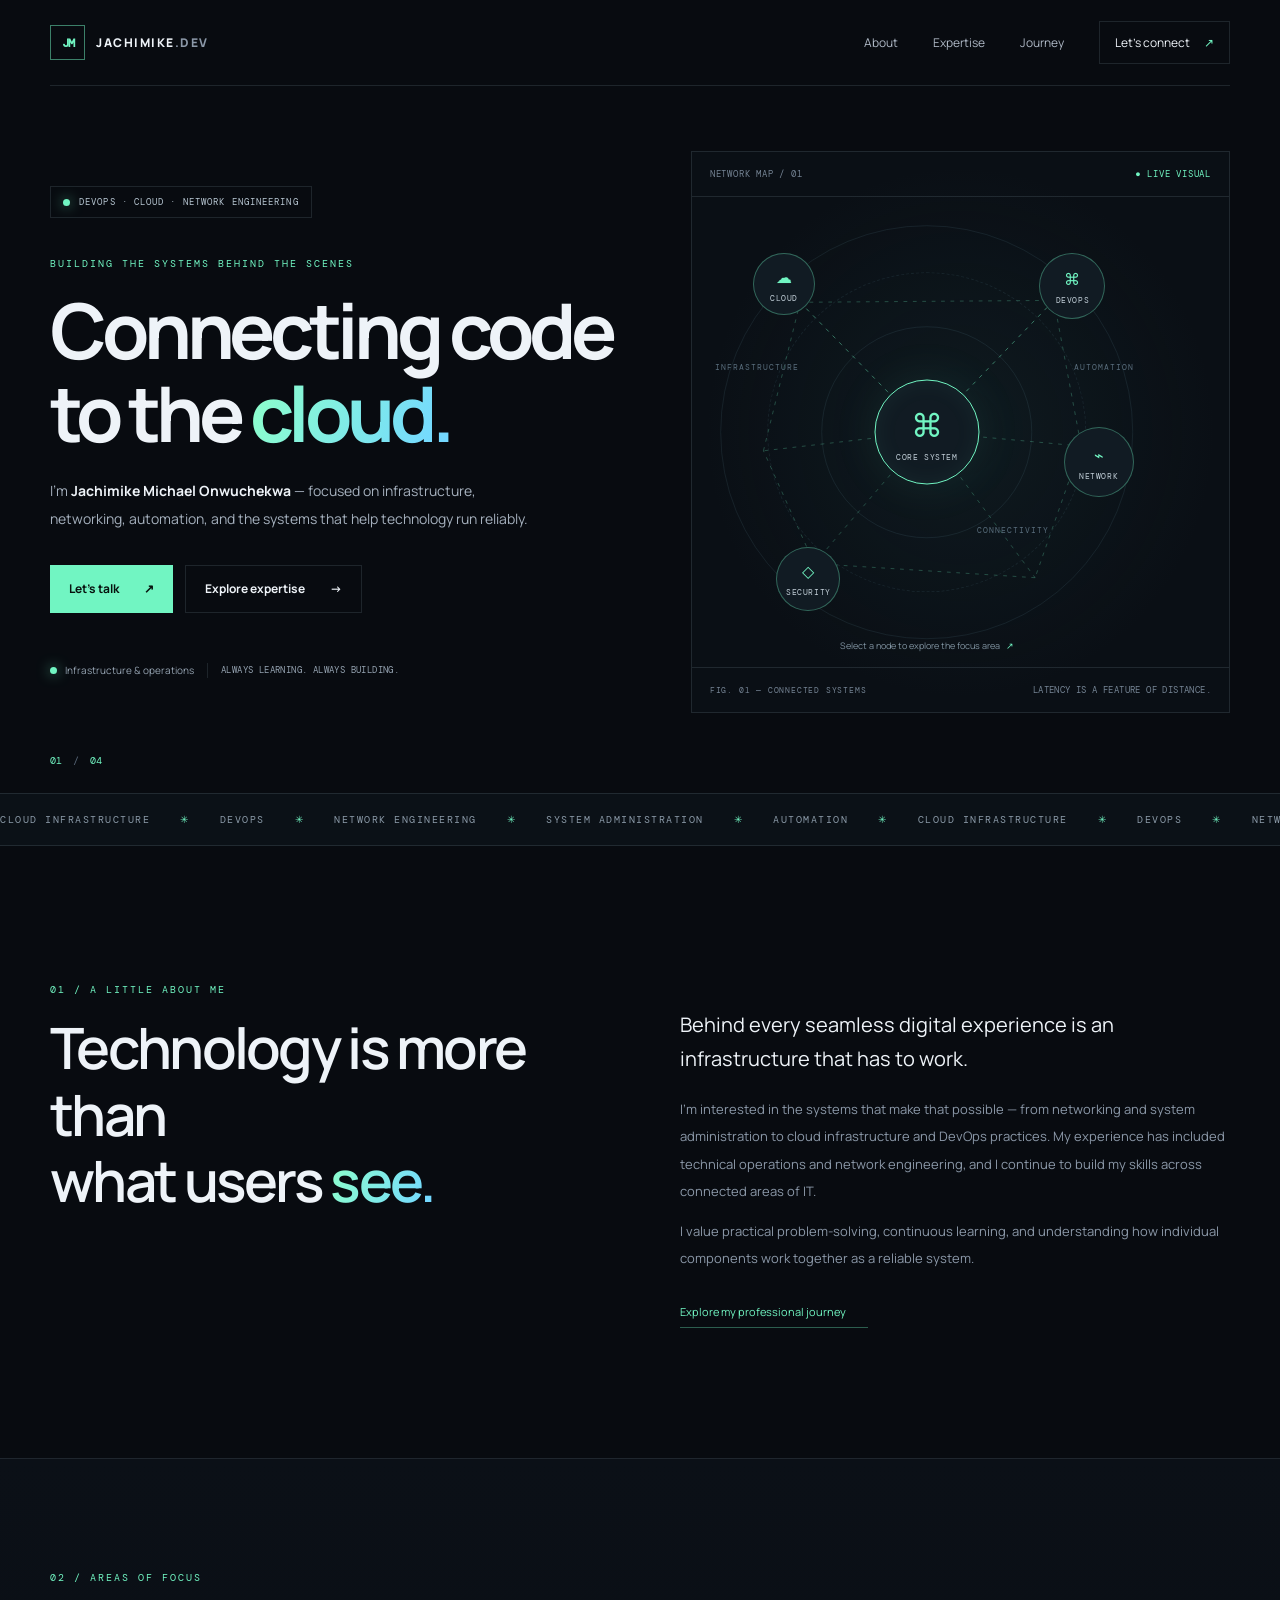
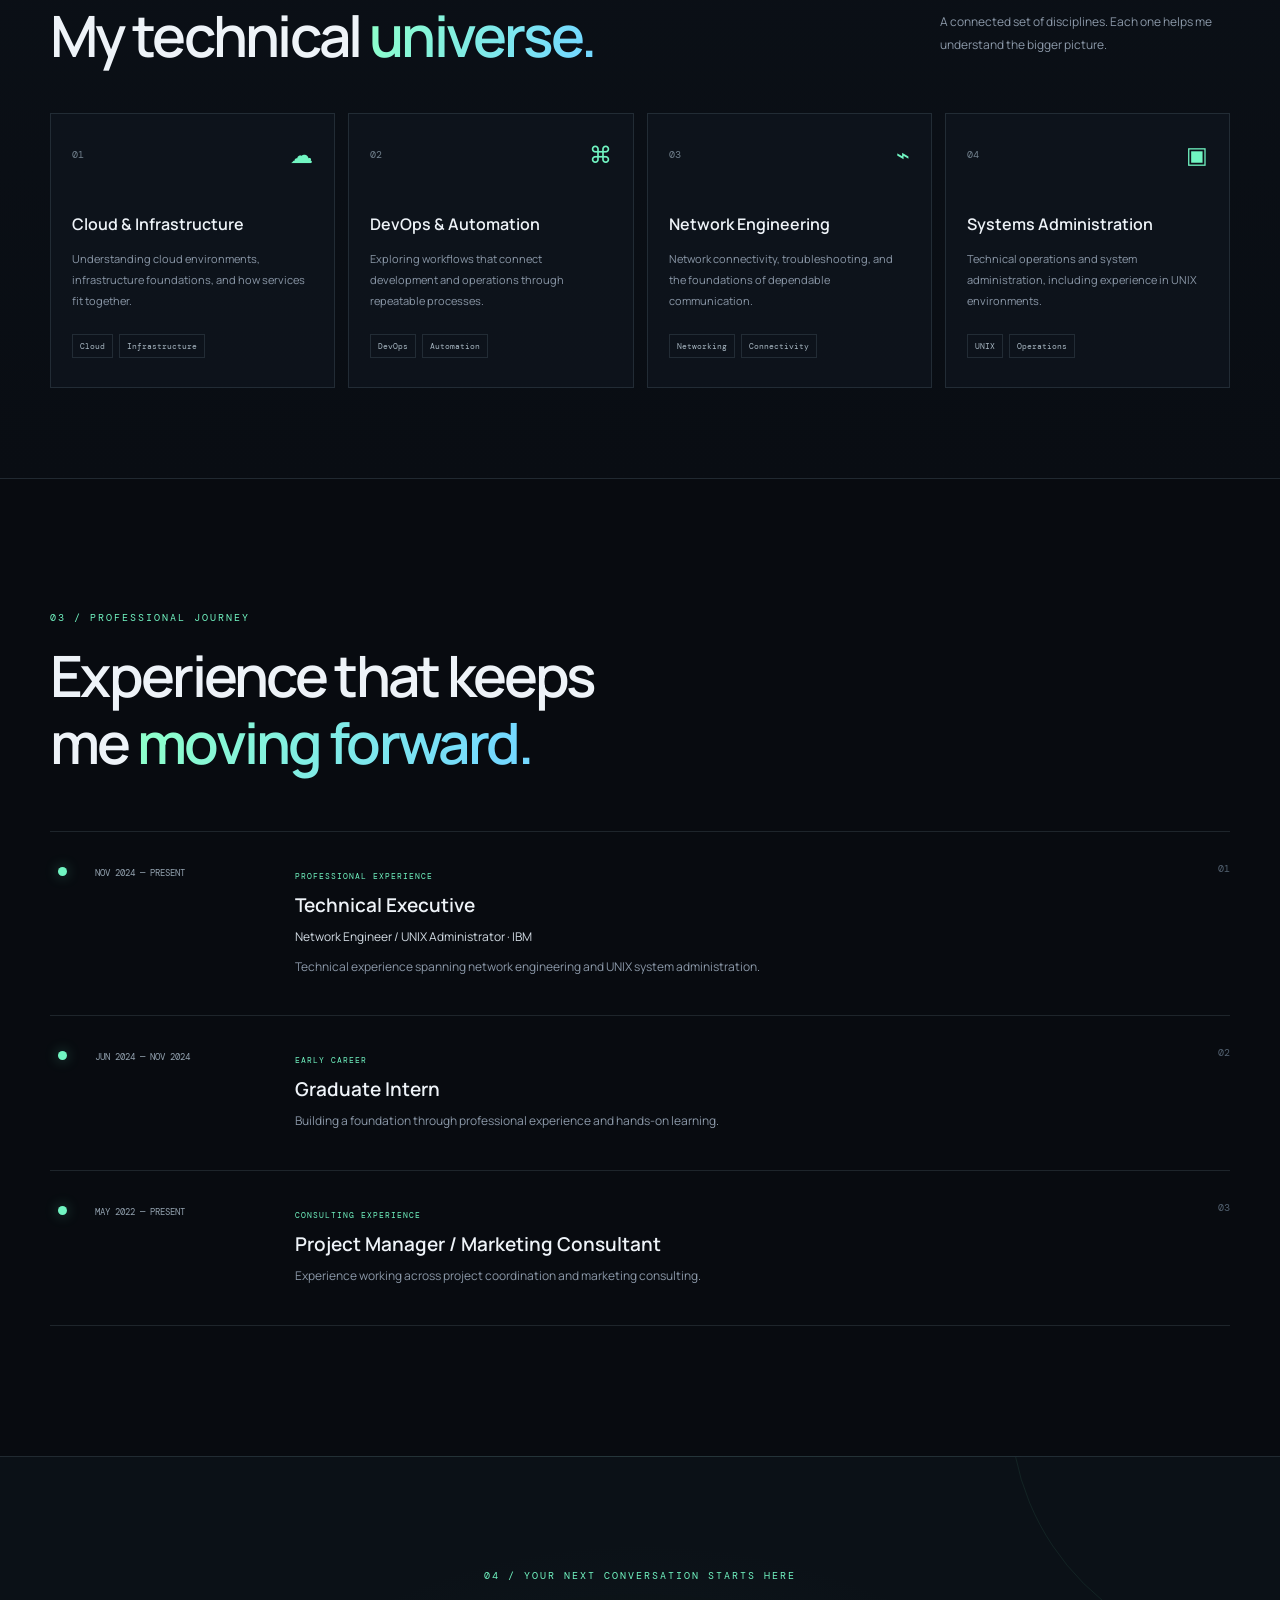
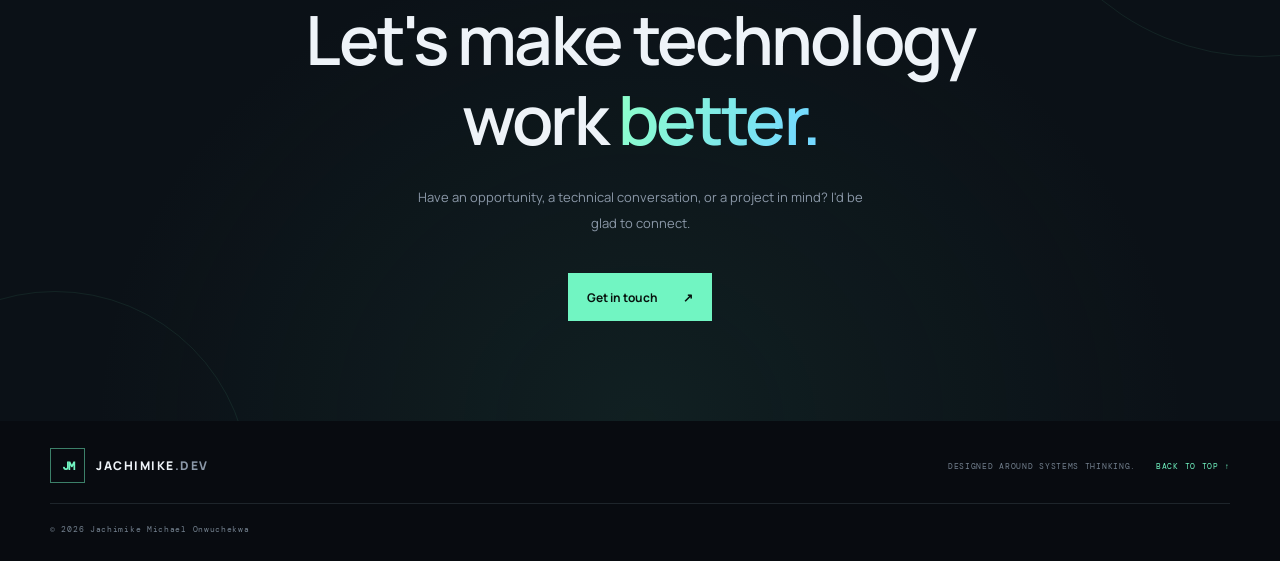
<file: jachi.html>
<!DOCTYPE html>
<html lang="en">
  <head>
    <meta charset="UTF-8" />
    <meta http-equiv="refresh" content="0; url=index.html" />
    <meta name="viewport" content="width=device-width, initial-scale=1.0" />
    <title>Redirecting to Jachimike</title>
    <script>
      window.location.replace("index.html");
    </script>
  </head>
  <body>
    <p>Redirecting to the home page...</p>
    <p><a href="index.html">Go to the homepage</a></p>
  </body>
</html>
</file>
<file: jachi.css>
:root {
  --bg: #080b10;
  --panel: #0e131b;
  --panel-light: #121a24;
  --text: #eef3f8;
  --muted: #8b98a8;
  --line: rgba(180, 204, 225, .13);
  --accent: #71f5c2;
  --blue: #75a7ff;
  --font: "Manrope", sans-serif;
  --mono: "DM Mono", monospace;
}
* { box-sizing: border-box; }
html { scroll-behavior: smooth; scroll-padding-top: 90px; }
body {
  margin: 0;
  background: var(--bg);
  color: var(--text);
  font-family: var(--font);
  -webkit-font-smoothing: antialiased;
}
a { color: inherit; text-decoration: none; }
button { font: inherit; }
::selection { background: var(--accent); color: #07100d; }
.site-shell { overflow: hidden; }
.section, .navbar, .footer { width: min(1180px, calc(100% - 64px)); margin-inline: auto; }
.navbar {
  min-height: 86px; display: flex; justify-content: space-between; align-items: center;
  border-bottom: 1px solid var(--line); position: relative; z-index: 10;
}
.brand { display: inline-flex; align-items: center; gap: 11px; font-size: 12px; letter-spacing: 1.5px; font-weight: 800; }
.brand-mark {
  display: grid; place-items: center; width: 35px; height: 35px;
  color: var(--accent); border: 1px solid rgba(113,245,194,.5);
  font-family: var(--mono); font-size: 12px; letter-spacing: -1px;
}
.muted { color: var(--muted); }
.nav-links { display: flex; align-items: center; gap: 35px; color: #aeb8c5; font-size: 12px; }
.nav-links a { transition: color .2s; }
.nav-links a:hover, .text-link:hover { color: var(--accent); }
.nav-links .nav-cta { border: 1px solid var(--line); padding: 12px 15px; color: var(--text); }
.nav-cta span { color: var(--accent); margin-left: 12px; }
.menu-toggle { display: none; background: none; border: 1px solid var(--line); color: var(--text); padding: 8px 12px; cursor: pointer; }
.hero { min-height: 650px; display: grid; grid-template-columns: 1.05fr .95fr; gap: 45px; align-items: center; padding-top: 65px; padding-bottom: 80px; position: relative; }
.hero-copy { position: relative; z-index: 2; }
.availability { display: inline-flex; align-items: center; gap: 9px; border: 1px solid var(--line); padding: 9px 12px; color: #b8c7d3; font: 9px var(--mono); letter-spacing: 1.1px; }
.pulse, .meta-dot { width: 7px; height: 7px; border-radius: 50%; background: var(--accent); box-shadow: 0 0 13px rgba(113,245,194,.7); }
.eyebrow { color: var(--accent); font: 10px var(--mono); letter-spacing: 2px; line-height: 1.8; }
.hero .eyebrow { margin-top: 37px; }
h1 { font-size: clamp(48px, 6vw, 78px); line-height: 1.08; letter-spacing: -5px; margin: 16px 0 22px; font-weight: 700; }
.gradient-text { color: var(--accent); background: linear-gradient(110deg, #8dffcb 5%, #74d9ff 90%); -webkit-background-clip: text; background-clip: text; -webkit-text-fill-color: transparent; }
.hero-description { max-width: 500px; font-size: 14px; line-height: 2; color: #a5b0bd; }
.hero-description strong { color: var(--text); font-weight: 700; }
.hero-actions { display: flex; gap: 12px; flex-wrap: wrap; margin-top: 32px; }
.button { min-height: 48px; display: inline-flex; justify-content: center; align-items: center; gap: 25px; padding: 0 19px; font-size: 12px; font-weight: 700; transition: transform .2s, background .2s, border-color .2s; }
.button:hover { transform: translateY(-3px); }
.button-primary { background: var(--accent); color: #07120e; }
.button-primary:hover { background: #a0ffd9; }
.button-secondary { border: 1px solid var(--line); color: var(--text); }
.button-secondary:hover { border-color: var(--accent); }
.hero-meta { display: flex; align-items: center; flex-wrap: wrap; gap: 13px; margin-top: 50px; font-size: 10px; color: #95a3b1; }
.hero-meta > div { display: flex; align-items: center; gap: 8px; }
.meta-divider { height: 15px; width: 1px; background: var(--line); }
.mono { font-family: var(--mono); font-size: 9px; letter-spacing: .4px; }
.hero-visual { border: 1px solid var(--line); background: radial-gradient(ellipse at center, rgba(31,69,73,.2), transparent 67%), #0a0f15; min-width: 0; }
.visual-topline, .visual-footer { display: flex; justify-content: space-between; align-items: center; gap: 10px; padding: 16px 18px; font: 9px var(--mono); color: #758494; letter-spacing: .8px; }
.visual-topline { border-bottom: 1px solid var(--line); }
.live-label { color: var(--accent); }
.network-stage { aspect-ratio: 1 / 1; position: relative; overflow: hidden; max-height: 470px; }
.network-lines { position: absolute; inset: 0; width: 100%; height: 100%; }
.network-lines line { stroke: rgba(113,245,194,.27); stroke-width: 1; stroke-dasharray: 4 6; animation: dash 12s linear infinite; }
.orbit { position: absolute; left: 50%; top: 50%; transform: translate(-50%,-50%); border: 1px solid rgba(125,185,203,.1); border-radius: 50%; }
.orbit-one { width: 45%; height: 45%; }
.orbit-two { width: 68%; height: 68%; border-style: dashed; animation: rotate 55s linear infinite; }
.orbit-three { width: 88%; height: 88%; }
.network-node { position: absolute; display: flex; align-items: center; justify-content: center; flex-direction: column; gap: 5px; background: #111b23; color: var(--accent); border: 1px solid rgba(113,245,194,.35); border-radius: 50%; cursor: pointer; transition: transform .25s, background .25s, box-shadow .25s; z-index: 2; }
.network-node:hover, .network-node:focus-visible { transform: scale(1.1); background: #18352f; box-shadow: 0 0 28px rgba(113,245,194,.2); outline: none; }
.network-node small, .node-caption { font: 8px var(--mono); letter-spacing: .6px; color: #c3d0d9; }
.node-core { left: 50%; top: 50%; transform: translate(-50%,-50%); width: 105px; height: 105px; border-color: var(--accent); box-shadow: 0 0 50px rgba(113,245,194,.08), inset 0 0 25px rgba(113,245,194,.06); }
.node-core:hover, .node-core:focus-visible { transform: translate(-50%,-50%) scale(1.06); }
.core-icon { font-size: 32px; }
.node-cloud { left: 13%; top: 12%; width: 62px; height: 62px; }
.node-devops { right: 12%; top: 12%; width: 66px; height: 66px; }
.node-network { right: 6%; top: 49%; width: 70px; height: 70px; }
.node-security { left: 18%; bottom: 12%; width: 64px; height: 64px; }
.float-label { position: absolute; color: #596d7c; font: 8px var(--mono); letter-spacing: 1px; }
.label-a { top: 35%; left: 5%; }
.label-b { top: 35%; right: 6%; }
.label-c { bottom: 28%; right: 24%; }
.node-info { position: absolute; bottom: 3%; left: 50%; transform: translateX(-50%); width: 90%; text-align: center; color: #8093a1; font-size: 9px; line-height: 1.7; }
.node-info span { color: var(--accent); margin-left: 4px; }
.visual-footer { border-top: 1px solid var(--line); font-size: 8px; }
.hero-index { position: absolute; bottom: 26px; left: 0; font: 10px var(--mono); color: var(--accent); }
.hero-index span { color: #596879; padding: 0 5px; }
.ticker { overflow: hidden; border-block: 1px solid var(--line); background: #0b1117; padding: 19px 0; }
.ticker-track { display: flex; align-items: center; gap: 30px; width: max-content; animation: ticker 35s linear infinite; font: 10px var(--mono); letter-spacing: 1.5px; color: #8b9aa8; }
.ticker-track b { color: var(--accent); font-weight: 400; }
.section-heading { max-width: 700px; }
.section-heading h2, .contact-inner h2 { font-size: clamp(36px, 5vw, 57px); letter-spacing: -2.7px; line-height: 1.17; font-weight: 600; margin: 15px 0 0; }
.about-section { display: grid; grid-template-columns: 1fr 1fr; gap: 80px; padding-top: 125px; padding-bottom: 130px; }
.about-content { padding-top: 37px; }
.about-content p { color: var(--muted); font-size: 13px; line-height: 2.1; }
.about-content .about-lead { color: var(--text); font-size: 20px; line-height: 1.7; margin-top: 0; }
.text-link { display: inline-flex; gap: 22px; margin-top: 18px; padding-bottom: 8px; border-bottom: 1px solid rgba(113,245,194,.35); color: var(--accent); font-size: 11px; transition: color .2s; }
.expertise-section { border-block: 1px solid var(--line); background: linear-gradient(180deg, #0b1017, #090d13); padding: 100px 0 90px; }
.heading-row { display: flex; justify-content: space-between; align-items: end; gap: 40px; max-width: none; margin-bottom: 45px; }
.heading-note { max-width: 290px; font-size: 12px; line-height: 1.9; color: var(--muted); }
.expertise-grid { display: grid; grid-template-columns: repeat(4, 1fr); gap: 13px; }
.expertise-card { position: relative; padding: 24px 21px 28px; min-height: 275px; border: 1px solid var(--line); background: rgba(16,23,32,.6); transition: transform .25s, border-color .25s, background .25s; }
.expertise-card:hover { transform: translateY(-5px); border-color: rgba(113,245,194,.5); background: #101a20; }
.card-top { display: flex; justify-content: space-between; align-items: center; }
.card-number { color: #71808d; font: 10px var(--mono); }
.card-icon { color: var(--accent); font-size: 23px; }
.expertise-card h3 { margin: 42px 0 13px; font-size: 16px; line-height: 1.5; font-weight: 600; }
.expertise-card p { font-size: 11px; line-height: 1.9; color: var(--muted); }
.card-tags { display: flex; flex-wrap: wrap; gap: 6px; margin-top: 22px; }
.card-tags span { padding: 6px 7px; color: #a6b5c0; border: 1px solid var(--line); font: 8px var(--mono); }
.card-arrow { position: absolute; top: 21px; left: 50%; color: var(--accent); opacity: 0; transition: opacity .2s; }
.expertise-card:hover .card-arrow { opacity: 1; }
.disclaimer, .timeline-note { margin-top: 20px; color: #667582; font-size: 10px; line-height: 1.8; }
.journey-section { padding-top: 120px; padding-bottom: 130px; }
.timeline { margin-top: 55px; border-top: 1px solid var(--line); }
.timeline-item { display: grid; grid-template-columns: 25px 180px 1fr 35px; gap: 20px; padding: 30px 0; border-bottom: 1px solid var(--line); align-items: start; }
.timeline-marker { display: flex; justify-content: center; padding-top: 5px; }
.timeline-marker span { width: 9px; height: 9px; background: var(--accent); border-radius: 50%; box-shadow: 0 0 13px rgba(113,245,194,.35); }
.timeline-date { font: 9px var(--mono); color: #93a2af; padding-top: 3px; line-height: 1.8; }
.timeline-type { color: var(--accent); font: 8px var(--mono); letter-spacing: 1px; }
.timeline-content h3 { font-size: 19px; font-weight: 600; margin: 8px 0; }
.timeline-content p { font-size: 12px; line-height: 1.9; color: var(--muted); margin: 7px 0; }
.timeline-content .timeline-org { color: #d2dbe3; }
.timeline-index { font: 10px var(--mono); color: #536271; text-align: right; }
.contact-section { position: relative; border-top: 1px solid var(--line); background: radial-gradient(ellipse at 50% 100%, rgba(39,91,77,.2), transparent 60%), #0b1117; overflow: hidden; }
.contact-inner { position: relative; padding-top: 100px; padding-bottom: 100px; text-align: center; }
.contact-inner h2 { font-size: clamp(42px, 6vw, 68px); }
.contact-inner > p:not(.eyebrow) { max-width: 470px; margin: 25px auto; color: var(--muted); font-size: 13px; line-height: 2; }
.contact-button { margin-top: 12px; position: relative; z-index: 2; }
.contact-decoration { position: absolute; border: 1px solid rgba(113,245,194,.08); border-radius: 50%; pointer-events: none; }
.decoration-one { width: 390px; height: 390px; left: -190px; bottom: -260px; }
.decoration-two { width: 500px; height: 500px; right: -280px; top: -300px; }
.footer { display: flex; flex-wrap: wrap; align-items: center; gap: 20px; padding-top: 27px; padding-bottom: 27px; }
.footer-note, .back-top, .copyright { font: 8px var(--mono); letter-spacing: .7px; color: #73808e; }
.footer-note { margin-left: auto; }
.back-top { color: var(--accent); }
.copyright { width: 100%; border-top: 1px solid var(--line); padding-top: 20px; }
@keyframes rotate { to { transform: translate(-50%,-50%) rotate(360deg); } }
@keyframes dash { to { stroke-dashoffset: -100; } }
@keyframes ticker { to { transform: translateX(-50%); } }
@media (max-width: 950px) {
  .hero { grid-template-columns: 1fr; gap: 45px; padding-top: 65px; }
  .hero-copy { max-width: 680px; }
  .hero-visual { width: min(100%, 600px); margin-inline: auto; }
  .hero-index { display: none; }
  .expertise-grid { grid-template-columns: repeat(2, 1fr); }
  .about-section { gap: 40px; }
}
@media (max-width: 640px) {
  .section, .navbar, .footer { width: calc(100% - 36px); }
  .navbar { min-height: 72px; }
  .menu-toggle { display: block; }
  .nav-links { display: none; position: absolute; top: 71px; left: -18px; right: -18px; background: #0d131b; border-bottom: 1px solid var(--line); padding: 20px; flex-direction: column; align-items: stretch; gap: 0; }
  .nav-links.open { display: flex; }
  .nav-links a { padding: 15px 5px; }
  .nav-links .nav-cta { margin-top: 8px; padding: 13px; }
  .hero { padding-top: 48px; padding-bottom: 65px; min-height: auto; }
  .availability { font-size: 8px; letter-spacing: .5px; }
  h1 { font-size: clamp(46px, 13vw, 65px); letter-spacing: -3.5px; }
  .hero-description { font-size: 13px; }
  .hero-meta { margin-top: 32px; gap: 10px; }
  .hero-meta .mono { font-size: 8px; }
  .visual-topline, .visual-footer { padding: 12px; font-size: 7px; }
  .node-core { width: 80px; height: 80px; }
  .core-icon { font-size: 25px; }
  .node-caption { font-size: 7px; }
  .node-cloud { width: 49px; height: 49px; }
  .node-devops { width: 52px; height: 52px; }
  .node-network { width: 55px; height: 55px; }
  .node-security { width: 50px; height: 50px; }
  .network-node small { font-size: 6px; }
  .float-label { display: none; }
  .node-info { font-size: 8px; bottom: 1%; }
  .about-section { grid-template-columns: 1fr; gap: 15px; padding-top: 80px; padding-bottom: 85px; }
  .about-content { padding-top: 5px; }
  .section-heading h2 { font-size: 39px; letter-spacing: -2px; }
  .heading-row { display: block; }
  .heading-note { margin-top: 20px; }
  .expertise-section { padding: 75px 0 65px; }
  .expertise-grid { grid-template-columns: 1fr; }
  .expertise-card { min-height: 220px; }
  .expertise-card h3 { margin-top: 25px; }
  .journey-section { padding-top: 80px; padding-bottom: 85px; }
  .timeline-item { grid-template-columns: 15px 1fr 25px; gap: 12px; padding: 25px 0; }
  .timeline-date { grid-column: 2; grid-row: 1; }
  .timeline-marker { grid-column: 1; grid-row: 1 / span 2; }
  .timeline-content { grid-column: 2; grid-row: 2; }
  .timeline-index { grid-column: 3; grid-row: 1; }
  .timeline-content h3 { font-size: 17px; }
  .contact-inner { padding-top: 75px; padding-bottom: 75px; }
  .contact-inner h2 { font-size: 43px; letter-spacing: -2px; }
  .footer { gap: 18px; }
  .footer-note { display: none; }
  .back-top { margin-left: auto; }
}
@media (prefers-reduced-motion: reduce) {
  *, *::before, *::after { animation-duration: .01ms !important; animation-iteration-count: 1 !important; scroll-behavior: auto !important; transition-duration: .01ms !important; }
}
</file>
